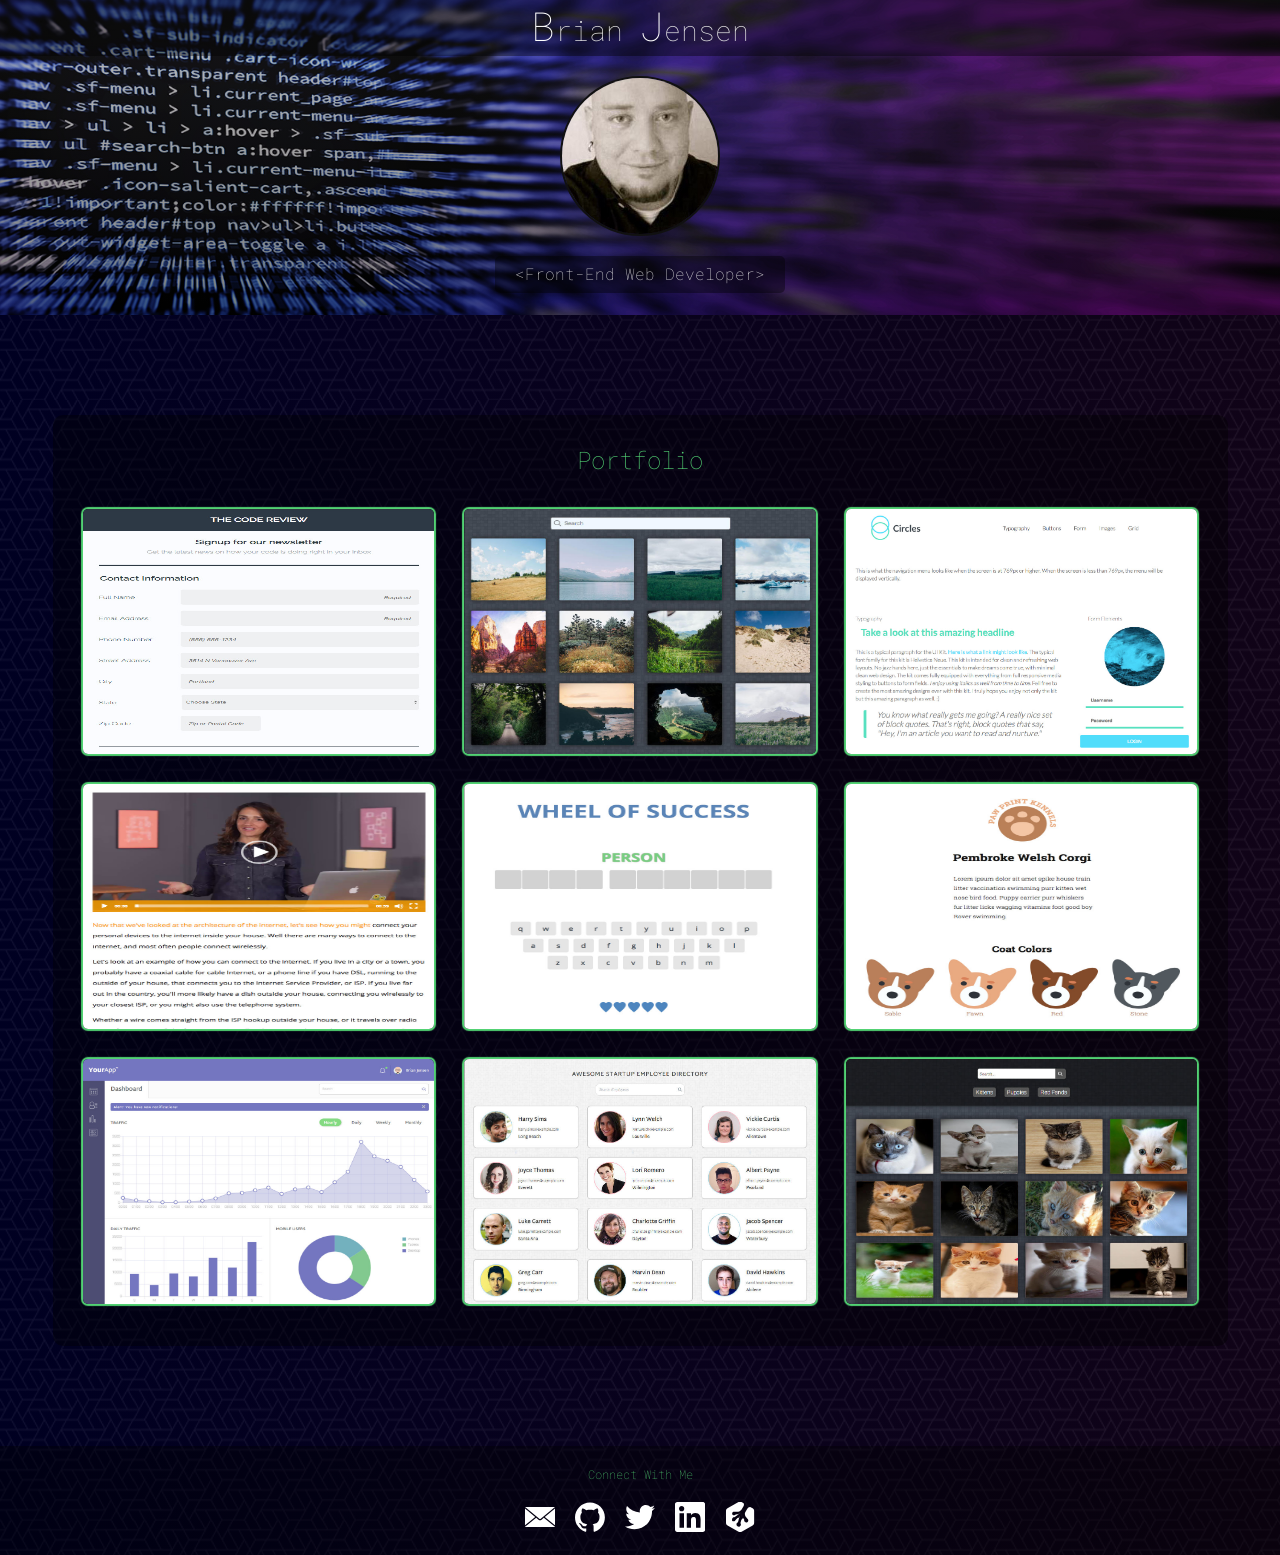
<file: index.html>
<!DOCTYPE html>
<html lang="en">

<head>
  <meta charset="UTF-8">
  <meta name="viewport" content="width=device-width, initial-scale=1.0">
  <meta http-equiv="X-UA-Compatible" content="ie=edge">
  <link rel="stylesheet" href="css/styles.css">
  <title>Brian Jensen's Portfolio</title>
</head>

<body onclick="void(0)">
  <header>
    <div class="main-heading">
      <h1><span>B</span>rian <span>J</span>ensen</h1>
    </div>
    <img src="images/brian.jpg" alt="Picture of Brian">
    <h3>&lt;Front-End Web Developer&gt;</h3>
  </header>
  <main>
    <div class="container">
      <h1>Portfolio</h1>
      <div id="portfolio-grid"></div>
    </div>
  </main>
  <aside class="modal-container"></aside>
  <footer>
    <h3>Connect With Me</h3>
    <ul>
      <li>
        <a href="mailto:jensenbrian@gmail.com">
          <svg class="social-icon" viewBox="0 0 612 409.3">
            <path d="M306.8,245.5h0.1c4.6,0,9.2-1.3,12.9-3.8l1-0.6c0.2-0.1,0.4-0.3,0.7-0.4l11.7-9.6L611.4,1.3
            c-0.6-0.8-1.6-1.3-2.6-1.3H3.2c-0.8,0-1.4,0.3-2,0.7l291.1,240C296,243.7,301.3,245.5,306.8,245.5z M0,32.5v340.4l208.6-168.5
            L0,32.5z M403.7,205.6L612,373V33.7L403.7,205.6z M337.4,260.2c-8.3,6.8-19.2,10.6-30.6,10.6c-11.5,0-22.3-3.7-30.6-10.5l-47.8-39.4
            L0,405.4v0.6c0,1.8,1.5,3.2,3.3,3.2h605.5c1.7,0,3.2-1.5,3.2-3.3v-0.5L383.7,222L337.4,260.2z"/>
          </svg>
        </a>
      </li>
      <li>
        <a href="https://github.com/brian-jensen" target="_blank">
          <svg class="social-icon" viewBox="0 0 24 24">
            <path d="M12,0.3c-6.6,0-12,5.4-12,12c0,5.3,3.4,9.8,8.2,11.4C8.8,23.8,9,23.4,9,23.1c0-0.3,0-1,0-2c-3.3,0.7-4-1.6-4-1.6
            c-0.5-1.4-1.3-1.8-1.3-1.8C2.5,17,3.7,17,3.7,17c1.2,0.1,1.8,1.2,1.8,1.2c1.1,1.8,2.8,1.3,3.5,1c0.1-0.8,0.4-1.3,0.8-1.6
            c-2.7-0.3-5.5-1.3-5.5-5.9c0-1.3,0.5-2.4,1.2-3.2C5.4,8.1,5,6.9,5.7,5.3c0,0,1-0.3,3.3,1.2c1-0.3,2-0.4,3-0.4c1,0,2,0.1,3,0.4
            c2.3-1.6,3.3-1.2,3.3-1.2c0.6,1.7,0.2,2.9,0.1,3.2c0.8,0.8,1.2,1.9,1.2,3.2c0,4.6-2.8,5.6-5.5,5.9c0.4,0.4,0.8,1.1,0.8,2.2
            c0,1.6,0,2.9,0,3.3c0,0.3,0.2,0.7,0.8,0.6c4.8-1.6,8.2-6.1,8.2-11.4C24,5.7,18.6,0.3,12,0.3"/>
          </svg>
        </a>
      </li>
      <li>
        <a href="https://twitter.com/Brian_Jensen_AZ" target="_blank">
          <svg class="social-icon" viewBox="0 0 24 24">
            <path d="M24,4.6c-0.9,0.4-1.8,0.7-2.8,0.8c1-0.6,1.8-1.6,2.2-2.7c-1,0.6-2,1-3.1,1.2c-0.9-1-2.2-1.6-3.6-1.6c-2.7,0-4.9,2.2-4.9,4.9
            c0,0.4,0,0.8,0.1,1.1C7.7,8.1,4.1,6.1,1.6,3.2C1.2,3.9,1,4.7,1,5.6c0,1.7,0.9,3.2,2.2,4.1c-0.8,0-1.6-0.2-2.2-0.6v0.1
            c0,2.4,1.7,4.4,3.9,4.8c-0.4,0.1-0.8,0.2-1.3,0.2c-0.3,0-0.6,0-0.9-0.1c0.6,2,2.4,3.4,4.6,3.4c-1.7,1.3-3.8,2.1-6.1,2.1
            c-0.4,0-0.8,0-1.2-0.1c2.2,1.4,4.8,2.2,7.6,2.2c9.1,0,14-7.5,14-14c0-0.2,0-0.4,0-0.6C22.5,6.4,23.3,5.6,24,4.6
            C24,4.6,24,4.6,24,4.6z"/>
          </svg>
        </a>
      </li>
      <li>
        <a href="https://www.linkedin.com/in/brian-jensen-b40a96132/" target="_blank">
          <svg class="social-icon" viewBox="0 0 24 24">
            <path d="M20.4,20.5h-3.6v-5.6c0-1.3,0-3-1.9-3c-1.9,0-2.1,1.4-2.1,2.9v5.7H9.4V9h3.4v1.6h0c0.5-0.9,1.6-1.9,3.4-1.9
            c3.6,0,4.3,2.4,4.3,5.5L20.4,20.5L20.4,20.5z M5.3,7.4c-1.1,0-2.1-0.9-2.1-2.1c0-1.1,0.9-2.1,2.1-2.1c1.1,0,2.1,0.9,2.1,2.1
            C7.4,6.5,6.5,7.4,5.3,7.4z M7.1,20.5H3.6V9h3.6V20.5z M22.2,0H1.8C0.8,0,0,0.8,0,1.7v20.5c0,1,0.8,1.7,1.8,1.7h20.5
            c1,0,1.8-0.8,1.8-1.7V1.7C24,0.8,23.2,0,22.2,0L22.2,0z"/>  
          </svg>
        </a>
      </li>
      <li>
        <a href="https://teamtreehouse.com/brianjensen" target="_blank">
          <svg class="social-icon" viewBox="0 0 24 24">
            <path d="M20.5,4.1c-0.8-0.5-2.1,0.3-2.9,1.6l-1.4,2.5c-0.5,1-0.4,2.2,0.2,3.2l0,0.1c0.7,0.9,1.5,1.8,1.8,2.1
            c0.6,0.7,0.6,1.7-0.1,2.3c-0.2,0.2-0.4,0.3-0.7,0.4c-0.9,0.2-1.7-0.3-2-1.1c-0.1-0.2-0.1-0.4,0-0.6c0-0.4-0.1-0.9-0.6-1.5
            c-0.5-0.6-1.5,0.5-1.9,1.6l0,0.1c-0.3,1.1-0.5,2-0.5,2.1c0,0.1,0.1,0.1,0.1,0.2c0.5,0.9,0.1,2-0.7,2.4c-0.9,0.5-2,0.1-2.4-0.7
            c-0.5-0.9-0.1-2,0.7-2.4c0,0,0,0,0,0l0.1-0.1c0.1,0,0.3-0.5,0.4-1l0.3-1c0,0,0-0.1,0-0.2l0.9-3.2l-1,2c-0.1-0.4-0.3-0.4-0.7-0.1
            c-0.2,0.2-0.7,0.5-0.9,0.7c-0.4,0.3-0.7,0.8-0.9,1.1c-0.1,0.2-0.2,0.4-0.4,0.5c-0.7,0.6-1.7,0.5-2.2-0.2C5.5,14,5.6,13,6.3,12.5
            c0.2-0.2,0.4-0.3,0.7-0.3c0.4-0.1,1.8-0.9,2.6-1.5c0.2-0.1,0.3-0.2,0.4-0.3l2.2-1.7l-1.9,1c0,0-0.2,0-0.4,0
            c-0.7,0.1-1.4,0.2-1.6,0.4c-0.1,0.1-0.2,0.2-0.3,0.3c-0.6,0.5-1.5,0.3-2-0.3C5.5,9.4,5.7,8.5,6.3,8c0.3-0.2,0.6-0.3,0.9-0.3
            c0.5,0,1.9,0.3,3,0.1l0.3,0c1.1-0.2,2.5-1.2,3-2.2l1.2-2.1c0.7-1.1,0.6-2.4-0.1-2.8L13.2,0c-0.7-0.4-1.7-0.4-2.4,0L2,5
            C1.3,5.3,0.8,6.2,0.8,7v9.7c0,0.7,0.5,1.7,1.2,2l8.9,5c0.7,0.4,1.7,0.4,2.4,0l8.8-5c0.7-0.4,1.2-1.3,1.2-2V7c0-0.7-0.5-1.7-1.2-2
            L20.5,4.1"/>
          </svg>
        </a>
      </li>
    </ul>

  </footer>
  <script src="js/app.js"></script>
</body>

</html>
</file>
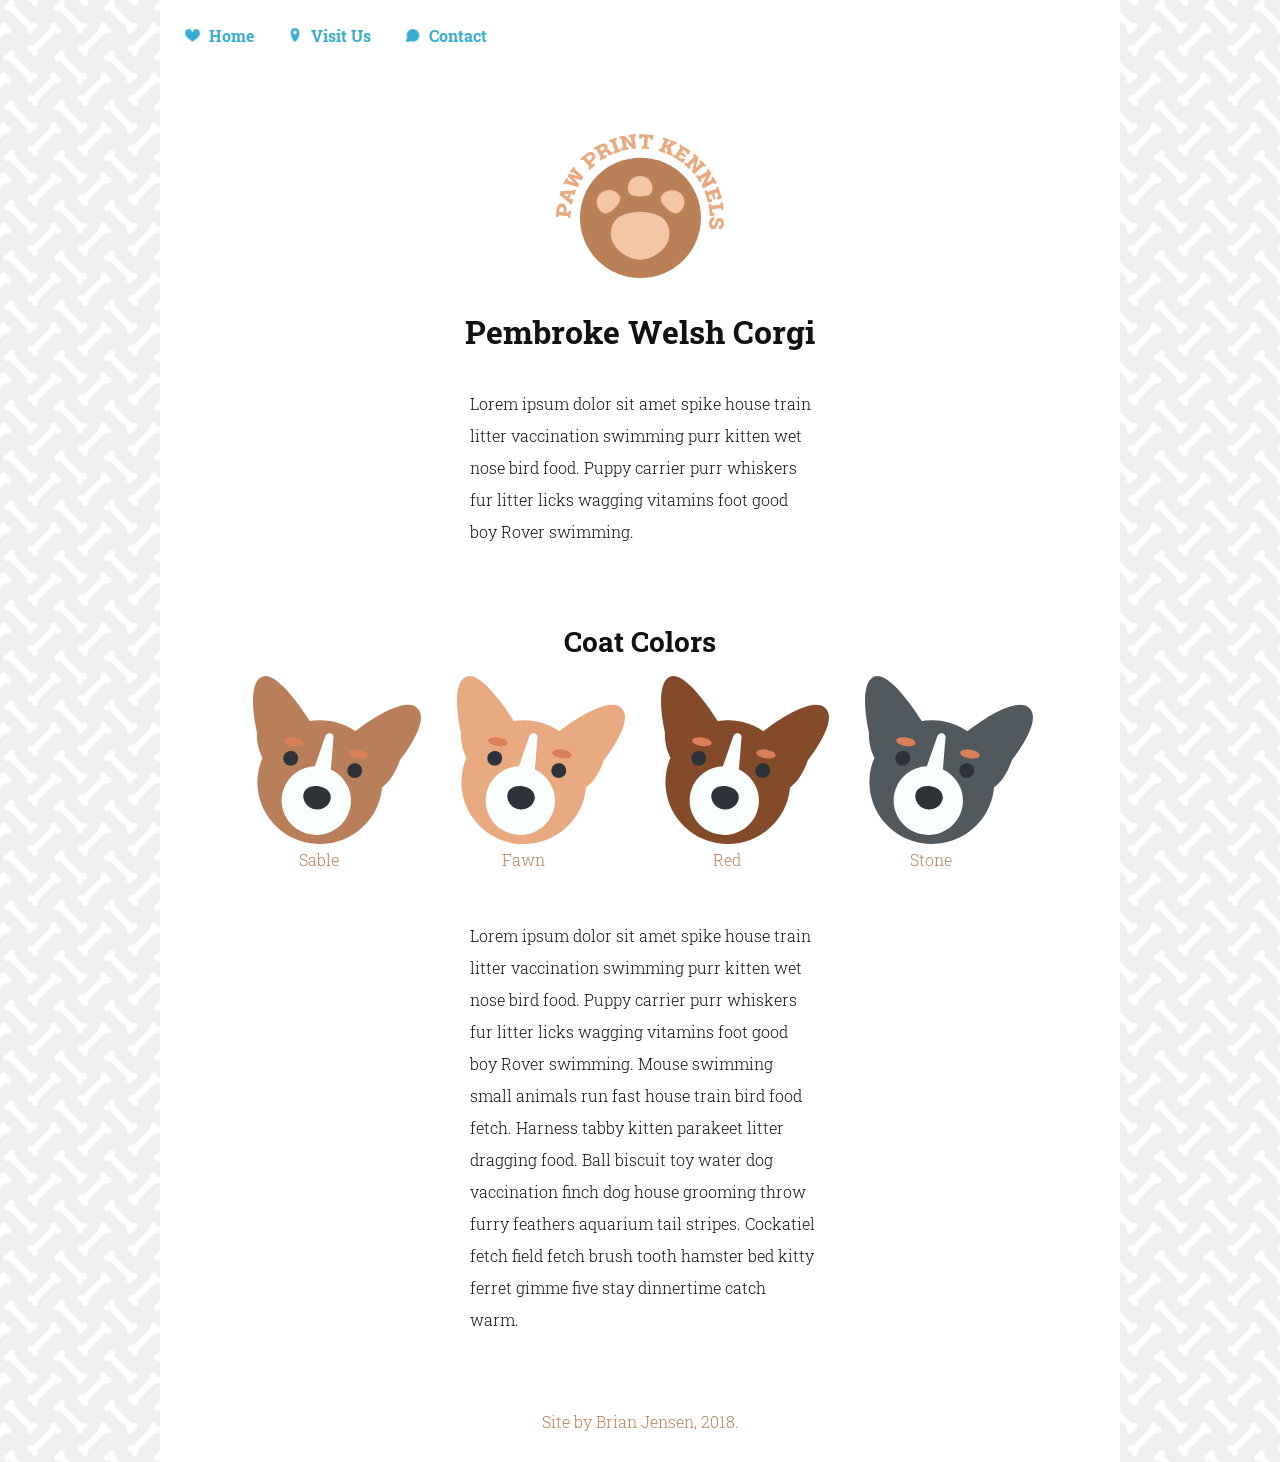
<file: projects/animations/index.html>
<!doctype html>
<html lang="en">

<head>
  <meta charset="utf-8">
  <title>Pembroke Welsh Corgis</title>
  <meta name="viewport" content="width=device-width, initial-scale=1.0">
  <link rel="stylesheet" href="styles.css">
  <link href='https://fonts.googleapis.com/css?family=Roboto+Slab:700,300' rel='stylesheet' type='text/css'>
</head>

<body>
<div id="container" class="clearfix">
  <nav>
    <ul class="nav">
      <li class="home">
        <svg version="1.1" xmlns="http://www.w3.org/2000/svg" xmlns:xlink="http://www.w3.org/1999/xlink" x="0px" y="0px" 
          width="14px" height="12px" viewBox="0 0 28 24" style="enable-background:new 0 0 28 24;" xml:space="preserve">
          <path class="nav-heart" fill="inherit" d="M28,7.1C28,4.2,25.5,0,20.7,0C15.8,0,14,6.6,14,6.6S12.2,0,7.3,0C2.5,0,0,4.2,0,7.1c0,2.1-0.6,3.7,4.2,8.7
          C6.3,18,9.7,19.7,14,24c4.3-4.3,7.8-6,9.8-8.1C28.6,10.9,28,9.2,28,7.1z" />
        </svg>
        <a href="index.html">Home</a>
      </li>
      <li class="visit-us">
        <svg version="1.1" xmlns="http://www.w3.org/2000/svg" xmlns:xlink="http://www.w3.org/1999/xlink" x="0px" y="0px"
          width="12px" height="12px" viewBox="0 0 24 24" style="enable-background:new 0 0 28 28;" xml:space="preserve">
          <path class="nav-location" fill="inherit" d="M19.5,7.1C19.3,3.2,16,0,12.1,0c0,0,0,0,0,0c0,0,0,0,0,0c-2,0-3.9,0.8-5.3,2.2c-1.3,1.3-2.1,3-2.3,4.9
          c0,0.1,0,0.9,0,0.9c0.3,9.3,6.2,15,6.9,15.7c0.2,0.2,0.4,0.3,0.7,0.3c0.2,0,0.5-0.1,0.7-0.3c0.7-0.6,6.5-6.4,6.8-15.6
          C19.5,7.9,19.5,7.2,19.5,7.1z M9,7.5c0-1.7,1.3-3,3-3c1.7,0,3,1.3,3,3c0,1.7-1.3,3-3,3C10.3,10.5,9,9.2,9,7.5z" />
        </svg>
        <a href="#">Visit Us</a>
      </li>
      <li class="contact-us">
        <svg version="1.1" xmlns="http://www.w3.org/2000/svg" xmlns:xlink="http://www.w3.org/1999/xlink" x="0px" y="0px"
          width="14px" height="12px" viewBox="0 0 28 24" style="enable-background:new 0 0 28 24;" xml:space="preserve">
          <path class="nav-contact" fill="inherit" d="M10.1,22.5c1.5,0.7,3.1,1,4.8,1c6.5,0,11.8-5.3,11.8-11.8C26.6,5.3,21.3,0,14.8,0C8.3,0,3.1,5.3,3.1,11.8
          c0,1.8,0.4,3.5,1.1,5c-0.1,0.1-3.9,4.8-2.5,6.2l0.5,0.5C3.7,25,9.9,22.7,10.1,22.5z" />
        </svg>
        <a href="#">Contact</a>
      </li>
    </ul>
  </nav>
<header>
  <svg version="1.1" class="logo" xmlns="http://www.w3.org/2000/svg" xmlns:xlink="http://www.w3.org/1999/xlink" x="0px" y="0px"
    width="140px" height="120px" viewBox="0 0 140 120" style="enable-background:new 0 0 140 120;" xml:space="preserve">
    <g>
      <ellipse class="logo-background" cx="70.4" cy="69.9" rx="50.4" ry="50.1" />
    </g>
    <g>
      <path class="logo-text" d="M0.6,62.5C0.8,61,1.3,59.8,2.1,59s1.9-1.2,3.1-1.1C6.4,58,7.3,58.5,8,59.5c0.7,1,0.9,2.2,0.8,3.7l-0.2,2.2
      l1.6,0.2l0.5-1.6l1.8,0.2l-0.6,6.1l-1.8-0.2L10,68.5l-7.7-0.7l-0.5,1.6L0,69.2l0.1-1.6L0.6,62.5z M6.3,65.2l0.2-2.2
      c0.1-0.6-0.1-1.1-0.4-1.5c-0.3-0.4-0.7-0.6-1.2-0.7c-0.5,0-0.9,0.1-1.3,0.4c-0.4,0.3-0.6,0.8-0.7,1.4l-0.2,2.2L6.3,65.2z" />
      <path class="logo-text" d="M11.2,58.3l0.1-0.8l-8.4-6.7l1-3.1L14.6,47l0.4-0.8l1.7,0.5l-1.4,4.4l-1.6-0.5l0.1-0.7l-1.3,0l-1.2,3.8
      l1.1,0.8l0.4-0.6l1.6,0.5l-1.4,4.4L11.2,58.3z M9.6,52.5l0.8-2.5l-3.8,0.2l0,0.1L9.6,52.5z" />
      <path class="logo-text" d="M15.9,28.2L15.5,29l7.4,7.1l-1.5,2.5l-7-2l0,0.1l5.1,5.1L18,44.4l-9.8-3.1L7.6,42L6,41l2.7-4.4l1.6,0.9
      l-0.4,1.2l5.1,1.9l0-0.1l-5.4-5.4l1.3-2.1l7.2,2.2l0-0.1L14,31.7l-0.8,0.9l-1.6-0.9l2.7-4.4L15.9,28.2z" />
      <path class="logo-text" d="M25.3,16.4c1.2-1,2.3-1.5,3.5-1.5c1.2,0,2.2,0.4,3,1.3c0.8,0.9,1.1,2,0.9,3.1c-0.2,1.2-0.9,2.3-2,3.2L29,24.1
      l1.1,1.2l1.4-0.8l1.2,1.4l-4.7,4l-1.2-1.4l1-1.3l-5-5.9l-1.4,0.8l-1.2-1.4l1.2-1L25.3,16.4z M27.5,22.3l1.7-1.4
      c0.5-0.4,0.8-0.9,0.8-1.4c0.1-0.5-0.1-0.9-0.4-1.3c-0.3-0.4-0.7-0.6-1.3-0.6c-0.5,0-1,0.2-1.5,0.6l-1.7,1.4L27.5,22.3z" />
      <path class="logo-text" d="M36.8,8.7c1.3-0.7,2.5-1,3.6-0.8c1.1,0.2,1.9,0.7,2.4,1.7c0.3,0.6,0.4,1.2,0.3,1.7c-0.1,0.6-0.4,1.2-0.8,1.8
      c0.7-0.2,1.4-0.1,1.9,0.2c0.5,0.3,0.9,0.7,1.3,1.3l0.3,0.6l0.9-0.3l0.9,1.6L44.7,18c-0.3,0-0.6-0.1-0.8-0.4
      c-0.2-0.3-0.4-0.6-0.6-0.9L42.9,16c-0.3-0.5-0.6-0.8-1-0.9c-0.4-0.1-0.8,0-1.3,0.2L39,16.2l1,1.9l1.5-0.5l0.9,1.6l-5.4,2.9
      l-0.9-1.6l1.2-1l-3.7-6.8l-1.5,0.5l-0.9-1.6l1.3-0.7L36.8,8.7z M37.9,14.2l1.5-0.8c0.5-0.3,0.8-0.6,1-1c0.1-0.4,0.1-0.8-0.1-1.2
      c-0.2-0.4-0.5-0.6-1-0.7c-0.4-0.1-0.9,0-1.4,0.3l-1.5,0.8L37.9,14.2z" />
      <path class="logo-text" d="M44.9,6.8l-0.6-1.7l5.9-2l0.6,1.7l-1.4,0.8l2.6,7.3l1.6-0.2l0.6,1.7l-5.9,2l-0.6-1.7l1.4-0.8l-2.6-7.3
      L44.9,6.8z" />
      <path class="logo-text" d="M66.5,0l0.3,1.8l-1.5,0.5l1.5,9.7l-3,0.5l-5.7-6.6l-0.1,0l0.8,5.2l1.6,0.1l0.3,1.8l-6.1,0.9l-0.3-1.8l1.5-0.5
      l-1.2-7.6L53,3.9l-0.3-1.8l1.6-0.2l3-0.5L63,7.9l0.1,0l-0.8-5.1l-1.6-0.1l-0.3-1.8l4.5-0.7L66.5,0z" />
      <path class="logo-text" d="M81.1,0.9l-0.3,3.8l-2.3-0.2l0-1.5l-1.9-0.1L76,10.4l1.6,0.4l-0.1,1.8l-6.2-0.5l0.1-1.8l1.6-0.2l0.6-7.5
      l-1.9-0.1L71.4,4l-2.3-0.2L69.4,0L81.1,0.9z" />
      <path class="logo-text" d="M89,4.5l0.7-1.7L95,4.9l-0.7,1.7l-1.2-0.1l-1,2.5L93,9.2l2.7-2.1l-0.6-0.4l0.7-1.7l5.1,2l-0.7,1.7L99,8.6
      l-3.6,2.3l1.1,5.1l0.9,0.6l-0.6,1.7l-5.1-2l0.6-1.7l0.6,0.1l-0.6-3.2l-1-0.4l-0.9,2.4l1,0.7L90.7,16l-5.4-2.1l0.6-1.7l1.6,0.3
      l2.8-7.2L89,4.5z" />
      <path class="logo-text" d="M97.1,18.6l1-1.5l1.5,0.6l4.2-6.5l-1.2-1.1l1-1.5l1.3,0.9l7.3,4.7l-2,3.1l-1.9-1.2l0.6-1.2l-2.8-1.8l-1.4,2.2
      l4,2.6l-1,1.6l-4-2.6l-1.6,2.4L105,21l0.8-1.1l1.9,1.2l-2,3L97.1,18.6z" />
      <path class="logo-text" d="M125.1,26.3l-1.3,1.3l-1.3-0.9l-7.1,6.9l-2.1-2.1l2-8.5l-0.1,0l-3.8,3.7l0.9,1.4l-1.3,1.3l-4.3-4.4l1.3-1.3
      l1.3,0.9L115,19l-0.9-1.4l1.3-1.3l1.1,1.1l2.1,2.1l-2,8.4l0.1,0l3.7-3.6l-0.9-1.4l1.3-1.3l3.2,3.3L125.1,26.3z" />
      <path class="logo-text" d="M134,40.9l-1.6,0.9l-1.1-1.2l-8.5,4.9l-1.5-2.6l4-7.7l0,0l-4.5,2.6l0.5,1.5l-1.6,0.9l-3.1-5.3l1.6-0.9l1.1,1.2
      l6.7-3.9l-0.5-1.5l1.6-0.9l0.8,1.4l1.5,2.6l-4,7.7l0,0l4.5-2.6l-0.5-1.5l1.6-0.9l2.3,4L134,40.9z" />
      <path class="logo-text" d="M123.7,47.3l1.7-0.5l0.8,1.4l7.4-2.3l-0.2-1.6l1.7-0.5l0.5,1.5l2.6,8.3l-3.5,1.1l-0.7-2.2l1.3-0.5l-1-3.2
      l-2.5,0.8l1.4,4.5l-1.8,0.6l-1.4-4.5l-2.7,0.9l1,3.2l1.3-0.3l0.7,2.2l-3.5,1.1L123.7,47.3z" />
      <path class="logo-text" d="M127.1,58.3l1.8-0.2l0.5,1.6l7.7-0.9l0.1-1.6L139,57l0.2,1.6l0.3,3l0.2,1.6l-1.8,0.2l-0.5-1.6l-7.5,0.9l0.4,3
      l1.5,0l0.3,2.3l-3.8,0.4L127.1,58.3z" />
      <path class="logo-text" d="M131,76.3c0.4,0,0.7-0.1,1-0.4c0.3-0.3,0.5-0.9,0.8-1.7c0.4-1.5,0.9-2.6,1.5-3.3c0.6-0.7,1.4-1,2.5-0.9
      c1,0.1,1.8,0.6,2.4,1.5c0.6,0.9,0.8,2.1,0.7,3.5c-0.1,1.5-0.5,2.6-1.3,3.4c-0.7,0.8-1.7,1.1-2.8,1l-0.1,0l0.2-2.9
      c0.5,0,0.9-0.1,1.2-0.3c0.3-0.3,0.5-0.7,0.5-1.4c0-0.6,0-1.1-0.2-1.3c-0.2-0.3-0.5-0.5-0.8-0.5c-0.4,0-0.7,0.1-1,0.4
      c-0.3,0.3-0.5,0.9-0.8,1.9c-0.4,1.4-0.9,2.5-1.5,3.2c-0.6,0.7-1.4,1-2.5,0.9c-1.1-0.1-1.9-0.6-2.5-1.5c-0.6-1-0.8-2.2-0.7-3.7
      c0.1-1.6,0.5-2.8,1.3-3.7c0.7-0.9,1.7-1.2,2.9-1.1l0.1,0l-0.2,2.9c-0.6,0-1,0.1-1.3,0.5c-0.3,0.4-0.4,0.9-0.5,1.6
      c0,0.7,0,1.2,0.2,1.5C130.4,76,130.7,76.2,131,76.3z" />
    </g>
    <g class="pad-group">
      <path class="logo-center-pad" d="M80.4,45.2c0,5.7-4.6,6.8-10.3,6.8c-5.7,0-10.3-1.1-10.3-6.8S64.4,35,70.1,35C75.8,35,80.4,39.6,80.4,45.2z" />
      <path class="logo-bottom-pad" d="M45.7,83.1C45.7,69.7,56.7,65,70.1,65s24.4,4.7,24.4,18.1s-15.1,21.6-24.4,21.6C61.2,104.7,45.7,96.5,45.7,83.1z" />
      <path class="logo-right-pad" d="M104,64.1c-4,4-8.1,1.5-12.1-2.5s-6.5-8-2.5-12c4-4,10.5-4,14.6,0C108,53.6,108,60.1,104,64.1z" />
      <path class="logo-left-pad" d="M51.5,49.6c4,4,1.5,8-2.5,12c-4,4-8.1,6.5-12.1,2.5c-4-4-4-10.5,0-14.5S47.4,45.6,51.5,49.6z" />
    </g>
  </svg>
  <h1 class="logo-heading">
    paw print kennels
  </h1>
</header>
<section>
  <h1>
    Pembroke Welsh Corgi
  </h1>
  <p>
    Lorem ipsum dolor sit amet spike house train litter vaccination swimming purr kitten wet nose bird food. Puppy carrier purr
    whiskers fur litter licks wagging vitamins foot good boy Rover swimming.
  </p>
</section> 
<main>
  <h2>
    Coat Colors
  </h2>
  <div class="corgi-template">
    <svg version="1.1"  xmlns="http://www.w3.org/2000/svg" xmlns:xlink="http://www.w3.org/1999/xlink" x="0" y="0px"
      width="170px" height="170px" style="enable-background:new 0 0 170 170;" xml:space="preserve">
        <symbol id="corgi" viewBox="0 0 170 170">
        <g>
          <path class="body" fill="currentColor" d="M10.5,84.2c8.2-19.5,26.1-33.9,47.6-37.6C54.2,40.3,24.5-6.8,8.9,0.8C-7.7,9,4,56.9,4,56.9S2.8,71.5,10.5,84.2z" />
          <path class="body" fill="currentColor" d="M165.3,31.5c-15.4-11.2-56.4,20.2-62.8,25.2c17,11.6,28,31.3,27.3,53.3c0,1.1-0.1,2.2-0.2,3.3c12.8-8.1,18.9-27.9,18.9-27.9S182,43.6,165.3,31.5z" />
          <path class="body" fill="currentColor" d="M130.8,109.1c-1,34.6-30,61.8-64.9,60.9S3.5,140.2,4.5,105.7s30-61.8,64.9-60.9S131.8,74.5,130.8,109.1z" />
          <path class="white" fill="#fbfeff" d="M78.8,94.5l2.6-31.4c0.6-2.3-0.8-4.6-3.1-5.1c-2.3-0.6-4.6,0.8-5.2,3.1L62.6,91.4C44,92.1,29,107.3,29,125.9
          c-0.1,19.2,15.6,34.8,34.9,34.9s35.2-15.4,35.2-34.6C99.2,112.2,90.8,100.1,78.8,94.5z" />
          <g>
            <path class="nose_and_eyes" fill="#2d3339" d="M66.5,111.6c-7.1-1.1-14.3,1.2-15.5,8.3c-1.1,7,4.6,13.8,11.8,15s14.7-3.5,15.8-10.6
            C79.7,117.3,73.6,112.8,66.5,111.6z" />
            <path class="nose_and_eyes" fill="#2d3339" d="M39.6,76c-4.1-0.8-8,1.9-8.8,5.9c-0.8,4,1.9,7.9,5.9,8.7c4.1,0.8,8-1.9,8.8-5.9C46.4,80.7,43.7,76.8,39.6,76z" />
            <path class="nose_and_eyes" fill="#2d3339" d="M104.4,88.4c-4.1-0.8-8,1.9-8.8,5.9c-0.8,4,1.9,7.9,5.9,8.7c4.1,0.8,8-1.9,8.8-5.9
            C111.2,93,108.5,89.1,104.4,88.4z" />
          </g>
          <g>
            <path class="brows" fill="#da8058" d="M106.9,74.7c-5.4-0.8-10.1,0.4-10.5,2.8c-0.4,2.4,3.7,5,9.1,5.8c5.4,0.8,10.1-0.4,10.5-2.8
            C116.4,78.1,112.3,75.5,106.9,74.7z" />
            <path class="brows" fill="#da8058" d="M42.1,62.3c-5.4-0.8-10.1,0.4-10.5,2.8c-0.4,2.4,3.7,5,9.1,5.8c5.4,0.8,10.1-0.4,10.5-2.8
            C51.6,65.8,47.5,63.2,42.1,62.3z" />
          </g>
        </g>
      </symbol>
    </svg>
  </div>
  <div class="coat-colors">
    <ul class="corgi">
      <li>
        <svg class="corgi-sable" width="170px" height="170px">
          <use xlink:href="#corgi" />
        </svg>
        <span>Sable</span>
      </li>
      <li>
        <svg class="corgi-fawn" width="170px" height="170px">
          <use xlink:href="#corgi" />
        </svg>
        <span>Fawn</span>
      </li>
      <li>
        <svg class="corgi-red" width="170px" height="170px">
          <use xlink:href="#corgi" />
        </svg>
        <span>Red</span>
      </li>
      <li>
        <svg class="corgi-stone" width="170px" height="170px">
          <use xlink:href="#corgi" />
        </svg>
        <span>Stone</span>
      </li>
    </ul>
  </div>
  <p>
    Lorem ipsum dolor sit amet spike house train litter vaccination swimming purr kitten wet nose bird food. Puppy carrier purr
    whiskers fur litter licks wagging vitamins foot good boy Rover swimming. Mouse swimming small animals run fast house
    train bird food fetch. Harness tabby kitten parakeet litter dragging food. Ball biscuit toy water dog vaccination
    finch dog house grooming throw furry feathers aquarium tail stripes. Cockatiel fetch field fetch brush tooth hamster
    bed kitty ferret gimme five stay dinnertime catch warm.
  </p>
</main>

<footer>
  Site by Brian Jensen, 2018.
</footer>

</div>
</body>
</html>
</file>
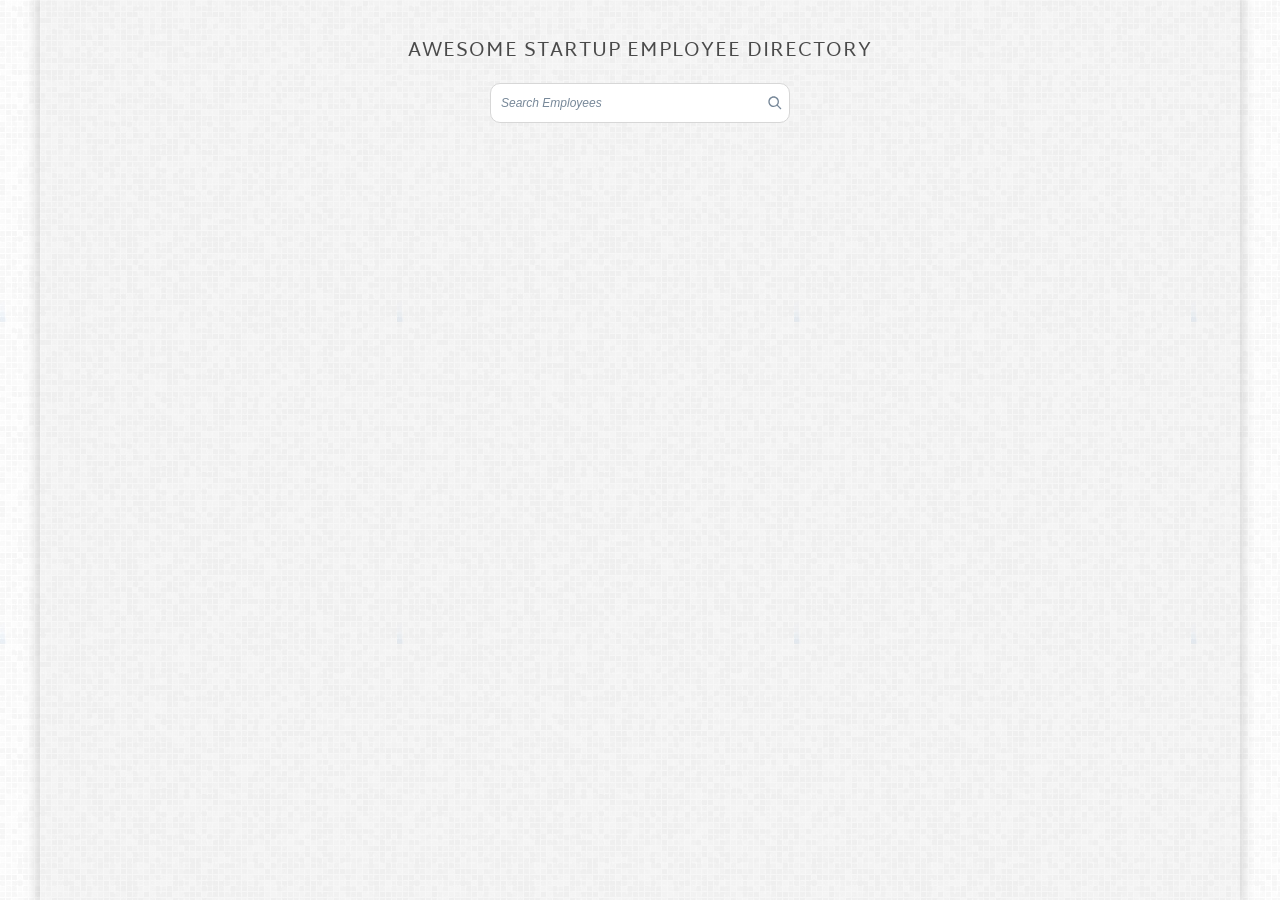
<file: projects/directory/index.html>
<!doctype html>
<html lang="en">

<head>
  <meta charset="utf-8">
  <title>Employee Directory</title>
  <meta name="viewport" content="width=device-width, initial-scale=1">
  <link rel="stylesheet" href="css/styles.css">
</head>

<body class="container">
  <header class="grid__row">
    <h3 class="grid__col--12">Awesome Startup Employee Directory</h3>
    <input type="search" id="search" name="search" placeholder="Search Employees" autocomplete="off">
  </header>

  <main class="grid__row"></main>
  <aside class="modal-container"></aside>

  <script src="https://code.jquery.com/jquery-3.3.1.min.js" integrity="sha256-FgpCb/KJQlLNfOu91ta32o/NMZxltwRo8QtmkMRdAu8=" crossorigin="anonymous"></script>
  <script src="js/app.js"></script>
</body>

</html>
</file>
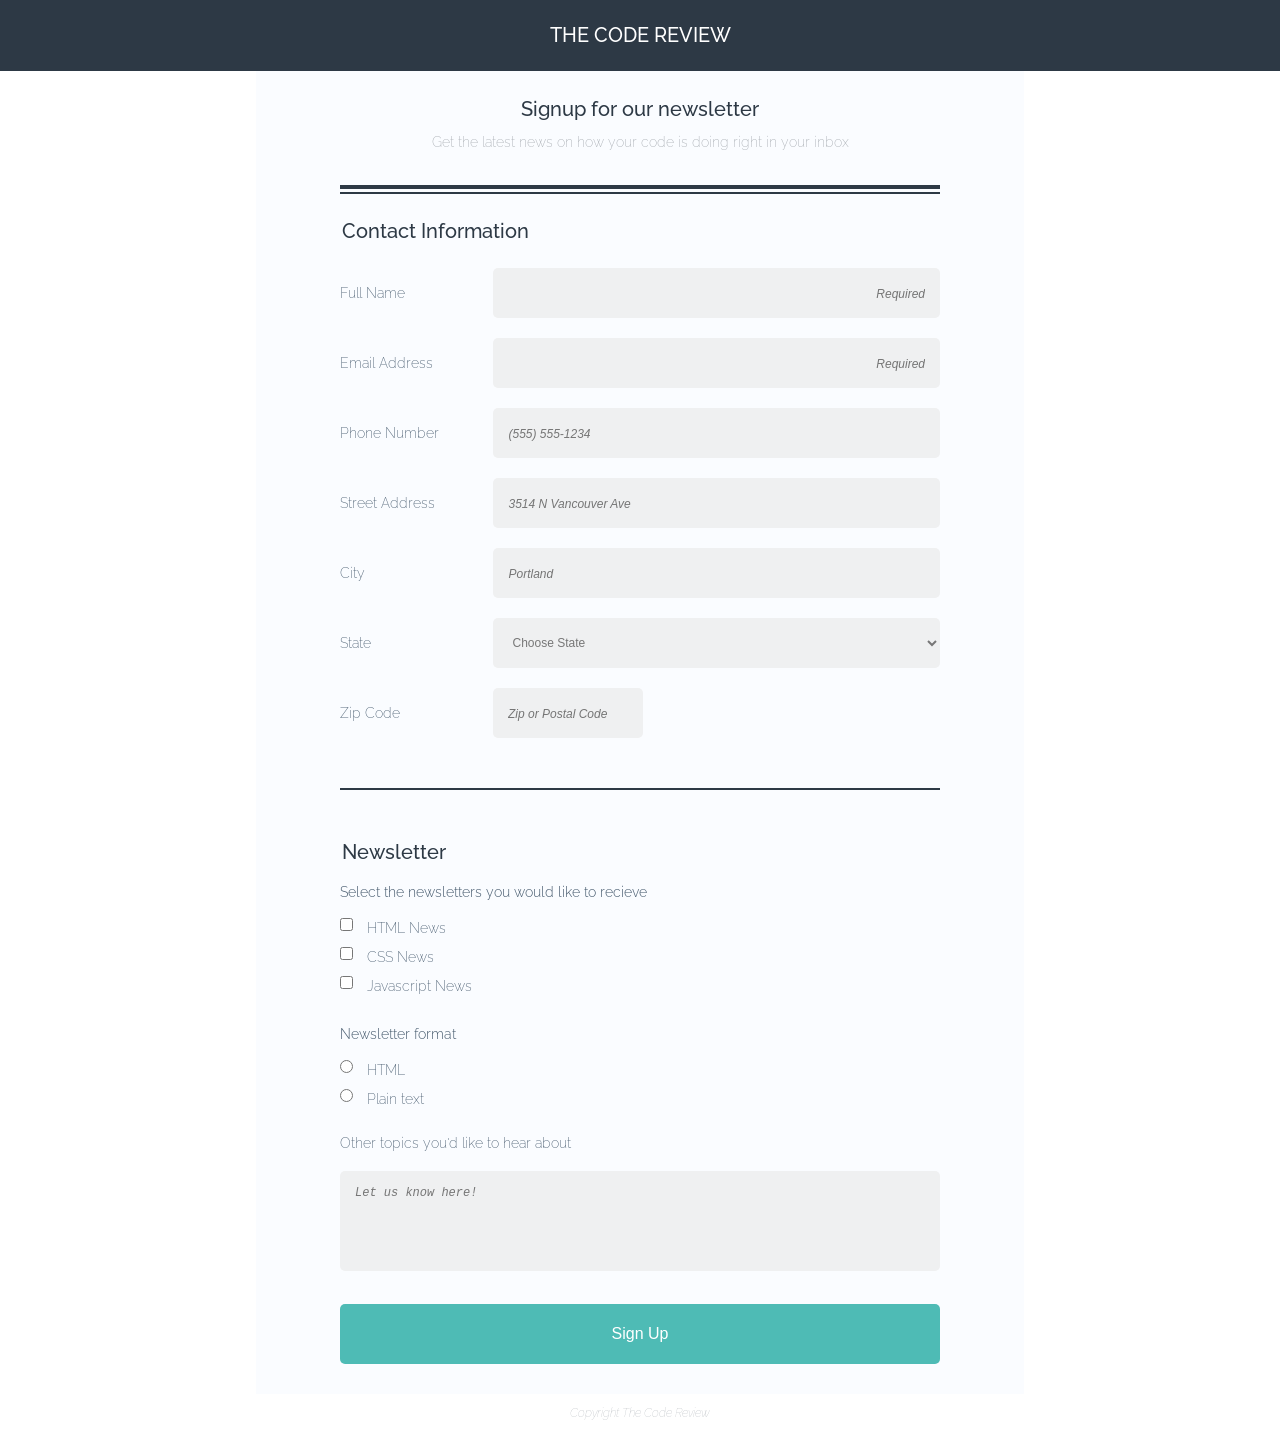
<file: projects/form/index.html>
<!DOCTYPE html>
<html>

<head>
  <meta charset="utf-8">
  <meta name="viewport" content="width=device-width, initial-scale=1.0">
  <title>Online Registration Form</title>
  <link href="https://fonts.googleapis.com/css?family=Raleway:100,100i,200,200i,300,300i,400,400i,500,500i" rel="stylesheet">
  <link href="css/styles.css" rel="stylesheet">
</head>

<body>

  <header>
    <h1>the code review</h1>
  </header>
  <div class="wrapper">
    <main>
      <section>
        <h2>Signup for our newsletter</h2>
        <p>Get the latest news on how your code is doing right in your inbox</p>
      </section>
      <form class="online-registration" action="index.html" method="post">
        <fieldset class="contact-info">
          <legend>Contact Information</legend>
          <ul>
            <li>
              <label for="name">Full Name</label>
              <input type="text" id="name" name="name" placeholder="Required" required>
            </li>
            <li>
              <label for="email">Email Address</label>
              <input type="email" id="email" name="email" placeholder="Required" required>
            </li>
            <li>
              <label for="telephone">Phone Number</label>
              <input type="tel" id="telephone" name="telephone" placeholder="(555) 555-1234">
            </li>
            <li>
              <label for="address">Street Address</label>
              <input type="text" id="address" name="address" placeholder="3514 N Vancouver Ave">
            </li>
            <li>
              <label for="city">City</label>
              <input type="text" id="city" name="city" placeholder="Portland">
            </li>
            <li>
              <label for="state">State</label>
              <select id="state" name="state">
                <option selected disabled hidden>Choose State</option>
                <option value="AL">Alabama</option>
         				<option value="AK">Alaska</option>
         				<option value="AZ">Arizona</option>
         				<option value="AR">Arkansas</option>
         				<option value="CA">California</option>
         				<option value="CO">Colorado</option>
         				<option value="CT">Connecticut</option>
         				<option value="DE">Delaware</option>
         				<option value="DC">District Of Columbia</option>
         				<option value="FL">Florida</option>
         				<option value="GA">Georgia</option>
         				<option value="HI">Hawaii</option>
         				<option value="ID">Idaho</option>
         				<option value="IL">Illinois</option>
         				<option value="IN">Indiana</option>
         				<option value="IA">Iowa</option>
         				<option value="KS">Kansas</option>
         				<option value="KY">Kentucky</option>
         				<option value="LA">Louisiana</option>
         				<option value="ME">Maine</option>
         				<option value="MD">Maryland</option>
         				<option value="MA">Massachusetts</option>
         				<option value="MI">Michigan</option>
         				<option value="MN">Minnesota</option>
         				<option value="MS">Mississippi</option>
         				<option value="MO">Missouri</option>
         				<option value="MT">Montana</option>
         				<option value="NE">Nebraska</option>
         				<option value="NV">Nevada</option>
         				<option value="NH">New Hampshire</option>
         				<option value="NJ">New Jersey</option>
         				<option value="NM">New Mexico</option>
         				<option value="NY">New York</option>
         				<option value="NC">North Carolina</option>
         				<option value="ND">North Dakota</option>
         				<option value="OH">Ohio</option>
         				<option value="OK">Oklahoma</option>
         				<option value="OR">Oregon</option>
         				<option value="PA">Pennsylvania</option>
         				<option value="RI">Rhode Island</option>
         				<option value="SC">South Carolina</option>
         				<option value="SD">South Dakota</option>
         				<option value="TN">Tennessee</option>
         				<option value="TX">Texas</option>
         				<option value="UT">Utah</option>
         				<option value="VT">Vermont</option>
         				<option value="VA">Virginia</option>
         				<option value="WA">Washington</option>
         				<option value="WV">West Virginia</option>
         				<option value="WI">Wisconsin</option>
                <option value="WY">Wyoming</option>
              </select>
            </li>
            <li>
              <label for="zip">Zip Code</label>
              <input type="text" id="zip" name="zip" placeholder="Zip or Postal Code">
            </li>
          </ul>
        </fieldset>
        <fieldset class="newsletter">
          <legend>Newsletter</legend>
          <h4>Select the newsletters you would like to recieve</h4>
          <ul>
            <li>
              <input type="checkbox" id="html-news" name="html-news">
              <label for="html-news">HTML News</label>
            </li>
            <li>
              <input type="checkbox" id="css-news" name="css-news">
              <label for="css-news">CSS News</label>
            </li>
            <li>
              <input type="checkbox" id="js-news" name="js-news">
              <label for="js-news">Javascript News</label>
            </li>
          </ul>
          <h4>Newsletter format</h4>
          <ul>
            <li>
              <input type="radio" id="html-format" name="format">
              <label for="html-format">HTML</label>
            </li>
            <li>
              <input type="radio" id="plain-text" name="format">
              <label for="plain-text">Plain text</label>
            </li>
          </ul>
          <label for="other-topics">Other topics you'd like to hear about</label>
          <textarea id="other-topics" name="other-topics" placeholder="Let us know here!"></textarea>
          <button type="submit">Sign Up</button>
        </fieldset>
      </form>
    </main>
    <footer>
      <p>Copyright The Code Review</p>
    </footer>
  </div>
</body>

</html>
</file>
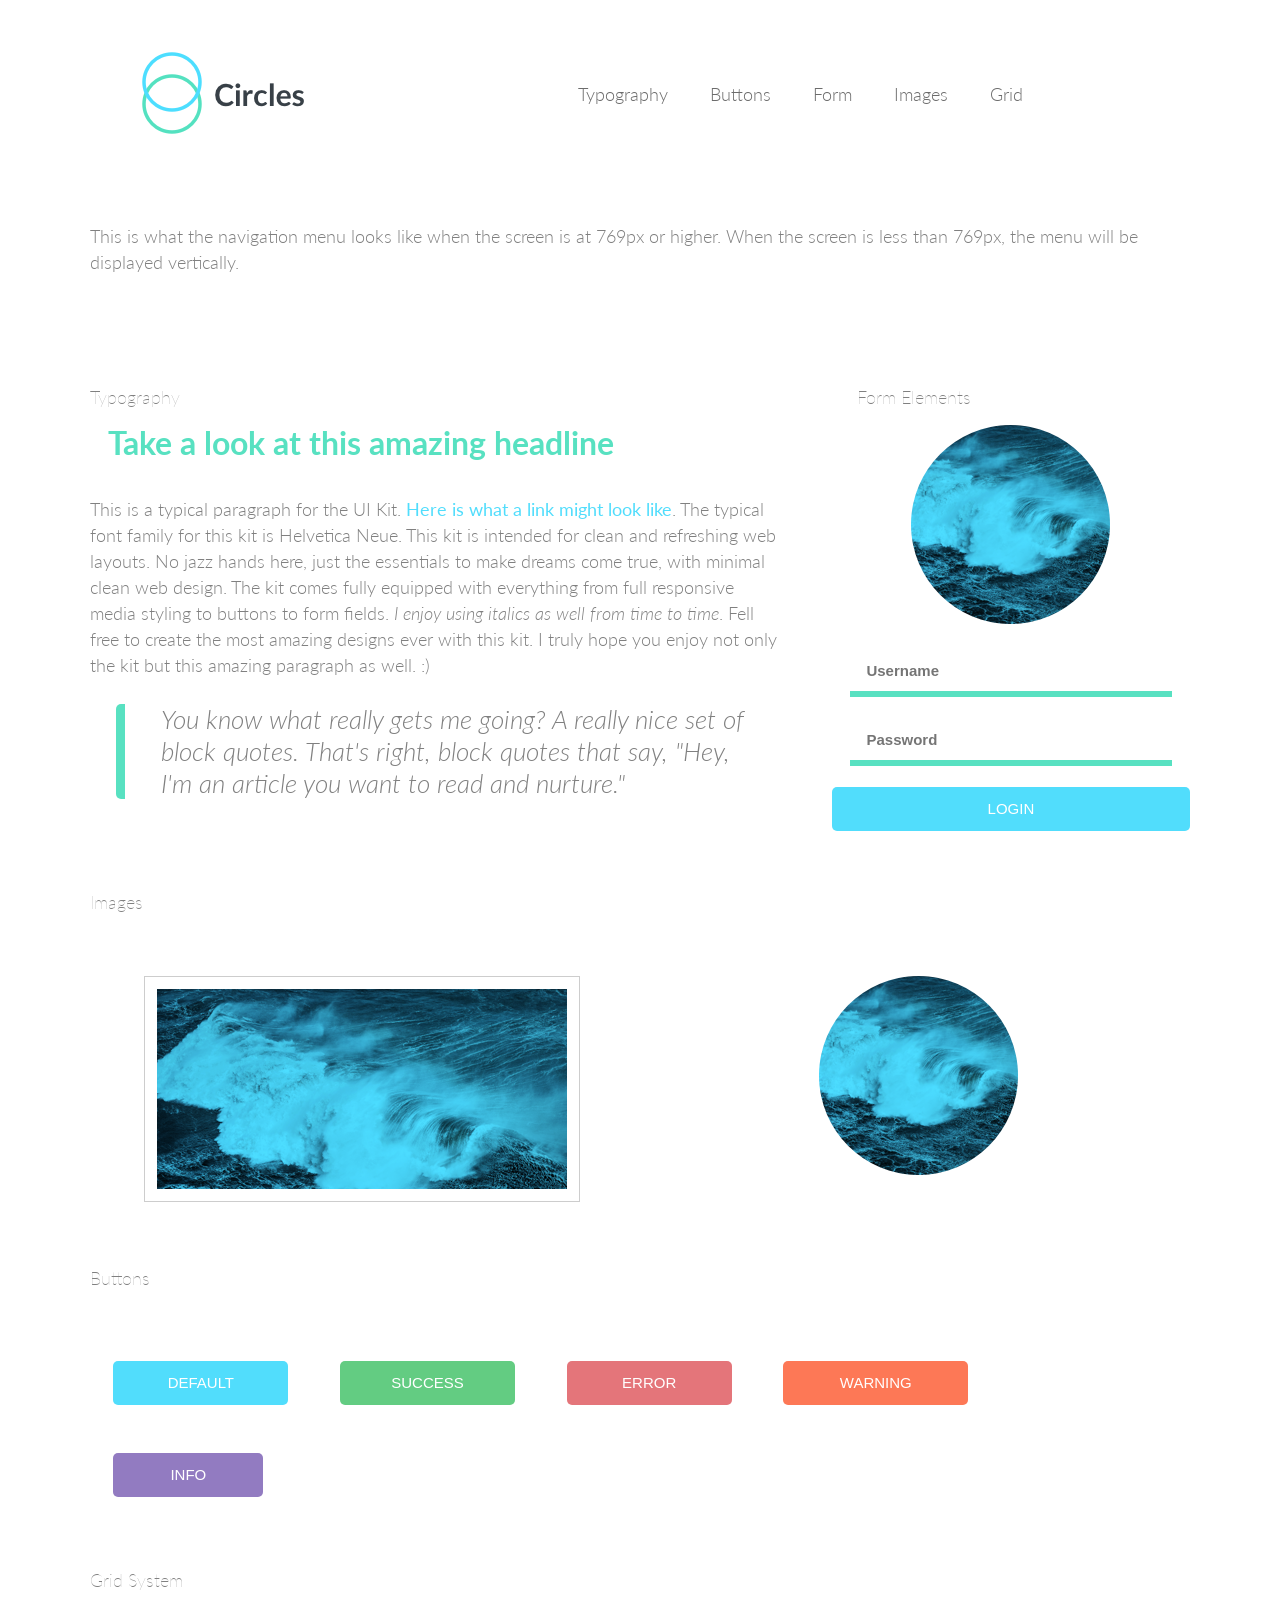
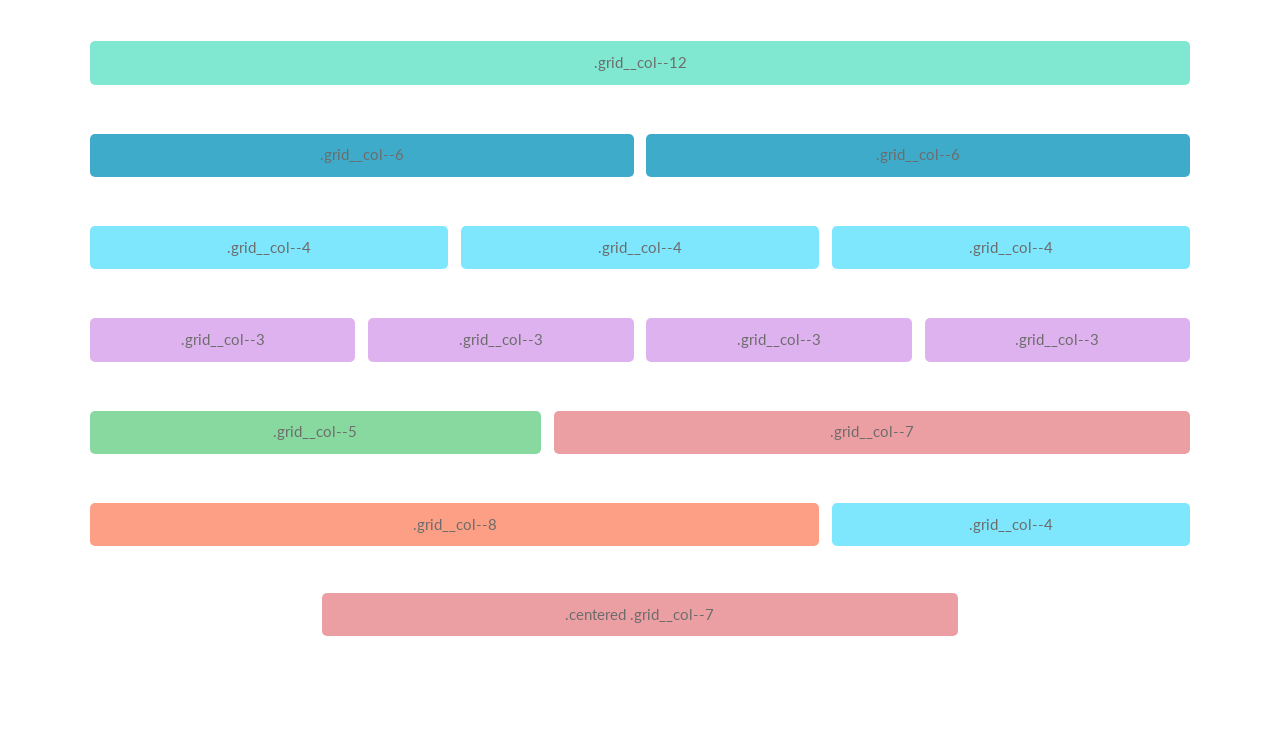
<file: projects/framework/index.html>
<!doctype html>
<html lang="en">

<head>
  <meta charset="utf-8">
  <title>Circles UI Kit</title>
  <meta name="viewport" content="width=device-width, initial-scale=1">
  <link rel="stylesheet" href="css/styles.css">
</head>
<!--
    List of classes used

    Grid:
    .container
    .grid__row
    .grid__col--2
    .grid__col--3
    .grid__col--4
    .grid__col--5
    .grid__col--6
    .grid__col--7
    .grid__col--8
    .grid__col--9
    .grid__col--10
    .grid__col--11
    .grid__col--12
    .centered
    .theme__colors

    Typography:
    .container
    .link
    .blockquote
    .headline--primary
    .headline--secondary

    Image:
    .img--logo
    .img--frame
    .img--avatar

    Navigation:
    .nav__item

    Buttons:
    .btn--default
    .btn--success
    .btn--error
    .btn--warning
    .btn--info
    .theme__colors

    Forms:
    .form
    .form__label--hidden
    .form__input

  -->

<body class="container">
  <div class="grid__row">
    <div class="grid__col--3">
      <a class="link" href="/">
          <img class="img--logo" alt="circles logo" src="images/logo.png">
        </a>
    </div>
    <div class="grid__col--9">
      <nav role="navigation">
        <ul class="nav">
          <li class="nav__item"><a href="#type">Typography</a></li>
          <li class="nav__item"><a href="#buttons">Buttons</a></li>
          <li class="nav__item"><a href="#forms">Form</a></li>
          <li class="nav__item"><a href="#images">Images</a></li>
          <li class="nav__item"><a href="#grid">Grid</a></li>
        </ul>
      </nav>
    </div>
  </div>

  <div class="grid__row">
    <div class="grid__col--12">
      <div class="card">
        <p>This is what the navigation menu looks like when the screen is at 769px or higher. When the screen is less than 769px,
          the menu will be displayed vertically.</p>
      </div>
    </div>
  </div>

  <div class="grid__row">
    <div class="grid__col--8">
      <div class="card">
        <h4 id="type" class="headline--secondary">Typography</h4>
        <h1 class="headline--primary">Take a look at this amazing headline</h1>
        <p>This is a typical paragraph for the UI Kit. <a href="#" class="link">Here is what a link might look like</a>. The
          typical font family for this kit is Helvetica Neue. This kit is intended for clean and refreshing web layouts.
          No jazz hands here, just the essentials to make dreams come true, with minimal clean web design. The kit comes
          fully equipped with everything from full responsive media styling to buttons to form fields. <em>I enjoy using italics as well from time to time</em>.
          Fell free to create the most amazing designs ever with this kit. I truly hope you enjoy not only the kit but this
          amazing paragraph as well. :)</p>
        <blockquote class="blockquote">You know what really gets me going? A really nice set of block quotes. That's right, block quotes that say, "Hey,
          I'm an article you want to read and nurture."</blockquote>
      </div>
    </div>
    <div class="grid__col--4">
      <form class="form">
        <legend id="forms" class="headline--secondary">Form Elements</legend>
        <img class="img--avatar" src="images/avatar.png" alt="Avatar">
        <label class="form__label--hidden" for="username">Username:</label>
        <input class="form__input" type="text" id="username" placeholder="Username">
        <label class="form__label--hidden" for="password">Password:</label>
        <input class="form__input" type="password" id="password" placeholder="Password">
        <button class="btn--default theme__colors" type="submit" value="Login">Login</button>
      </form>
    </div>
  </div>

  <h4 id="images" class="headline--secondary">Images</h4>

  <div class="grid__row">
    <div class="grid__col--6">
      <img class="img--frame" src="images/image.png" alt="sample image">
    </div>
    <div class="grid__col--6">
      <img class="img--avatar" src="images/avatar.png" alt="Avatar">
    </div>
  </div>

  <h4 id="buttons" class="headline--secondary">Buttons</h4>

  <div class="grid__row">
    <div class="grid__col--12">
      <button class="btn--default theme__colors">default</button>
      <button class="btn--success theme__colors">success</button>
      <button class="btn--error theme__colors">error</button>
      <button class="btn--warning theme__colors">warning</button>
      <button class="btn--info theme__colors">info</button>
    </div>
  </div>

  <h4 id="grid" class="headline--secondary">Grid System</h4>

  <div class="grid__row">
    <div class="grid__col--12 theme__colors">.grid__col--12</div>
  </div>
  <div class="grid__row">
    <div class="grid__col--6 theme__colors">.grid__col--6</div>
    <div class="grid__col--6 theme__colors">.grid__col--6</div>
  </div>
  <div class="grid__row">
    <div class="grid__col--4 theme__colors">.grid__col--4</div>
    <div class="grid__col--4 theme__colors">.grid__col--4</div>
    <div class="grid__col--4 theme__colors">.grid__col--4</div>
  </div>
  <div class="grid__row">
    <div class="grid__col--3 theme__colors">.grid__col--3</div>
    <div class="grid__col--3 theme__colors">.grid__col--3</div>
    <div class="grid__col--3 theme__colors">.grid__col--3</div>
    <div class="grid__col--3 theme__colors">.grid__col--3</div>
  </div>
  <div class="grid__row">
    <div class="grid__col--5 theme__colors">.grid__col--5</div>
    <div class="grid__col--7 theme__colors">.grid__col--7</div>
  </div>
  <div class="grid__row">
    <div class="grid__col--8 theme__colors">.grid__col--8</div>
    <div class="grid__col--4 theme__colors">.grid__col--4</div>
  </div>
  <div class="grid__row">
    <div class="grid__col--7 theme__colors centered">.centered .grid__col--7</div>
  </div>

</body>

</html>
</file>
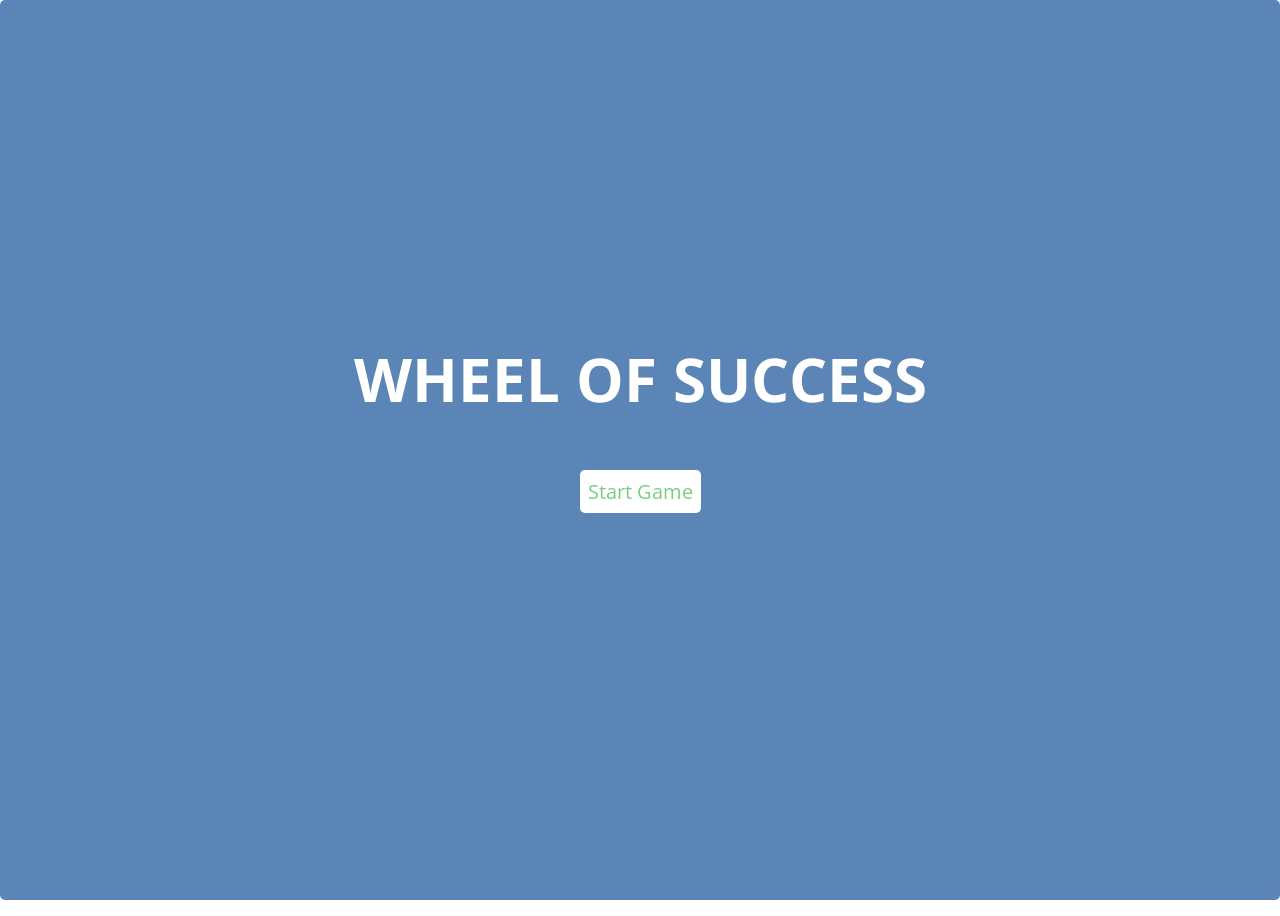
<file: projects/gameshow/index.html>
<!DOCTYPE html>
<html lang="en">
  <head>
    <meta charset="utf-8">
    <title>Wheel of Success!</title>
    <meta name="viewport" content="width=device-width, initial-scale=1.0">
    <link href="css/styles.css" rel="stylesheet">
  </head>
  <body>
    <div class="main-container">
      <div id="overlay" class="start">
        <h2 class="title">Wheel of Success</h2>
        <a class="btn__reset">Start Game</a>
      </div>

      <div id="banner" class="section">
        <h2 class="header">Wheel of Success</h2>
      </div>

      <div id="phrase" class="section">
        <ul></ul>
      </div>
      <div id="qwerty" class="section">
        <div class="keyrow">
          <button>q</button><button>w</button><button>e</button><button>r</button><button>t</button><button>y</button><button>u</button><button>i</button><button>o</button><button>p</button>
        </div>
        <div class="keyrow">
          <button>a</button><button>s</button><button>d</button><button>f</button><button>g</button><button>h</button><button>j</button><button>k</button><button>l</button>
        </div>
        <div class="keyrow">
          <button>z</button><button>x</button><button>c</button><button>v</button><button>b</button><button>n</button><button>m</button>
        </div>
      </div>

      <div id="scoreboard" class="section">
        <ol>
          <li class="tries"><img src="images/liveHeart.png" height="35px" width="30px"></li>
          <li class="tries"><img src="images/liveHeart.png" height="35px" width="30px"></li>
          <li class="tries"><img src="images/liveHeart.png" height="35px" width="30px"></li>
          <li class="tries"><img src="images/liveHeart.png" height="35px" width="30px"></li>
          <li class="tries"><img src="images/liveHeart.png" height="35px" width="30px"></li>
        </ol>
      </div>
    </div>
    <script type="text/javascript" src="app.js"></script>
  </body>
</html>
</file>
<file: css/styles.css>
@import url("https://fonts.googleapis.com/css?family=Roboto+Mono:100,100i,300,400,500");
body {
  font-size: 14px;
  font-family: "Roboto Mono", monospace, Helvetica, Arial, sans-serif;
  font-weight: 300;
}

.svg-left-arrow,
.svg-right-arrow, .svg-close-icon, .modal-container .item-container {
  position: absolute;
}

main .container #portfolio-grid .item, header {
  overflow: hidden;
}

.modal-container .item-container .project-links .live-8, .modal-container .item-container, .modal-container {
  display: none;
}

main .container #portfolio-grid .item .overlay, main .container h1, .modal-container {
  width: 100%;
}

main .container #portfolio-grid .item .overlay, .modal-container {
  height: 100%;
}

.project {
  line-height: 0;
}

main .container #portfolio-grid .item .overlay button, .svg-left-arrow,
.svg-right-arrow, .svg-close-icon {
  cursor: pointer;
}

header img, .svg-left-arrow,
.svg-right-arrow, .svg-close-icon {
  display: block;
}

header h3, .container, .modal-container .item-container .project-links a, .modal-container .item-container, footer ul {
  margin: auto;
}

.modal-container .item-container .project-links, footer ul, footer {
  display: flex;
}

header {
  margin: 0 auto;
}

main .container #portfolio-grid .item .overlay, main .container h1, header h3, header .main-heading h1, .modal-container .item-container, footer {
  text-align: center;
}

main {
  border-radius: 10px;
}

main .container #portfolio-grid .item .overlay button, main .container #portfolio-grid .item, header h3 {
  border-radius: 5px;
}

.modal-container .item-container .description-container .description, .modal-container .item-container h3 {
  letter-spacing: 1px;
}

header img {
  border-radius: 50%;
}

header h3, header .main-heading, footer {
  background-color: rgba(0, 0, 0, 0.4);
}

/*! normalize.css v8.0.0 | MIT License | github.com/necolas/normalize.css */
/* Document
   ========================================================================== */
/**
 * 1. Correct the line height in all browsers.
 * 2. Prevent adjustments of font size after orientation changes in iOS.
 */
html {
  line-height: 1.15;
  /* 1 */
  -webkit-text-size-adjust: 100%;
  /* 2 */
}

/* Sections
   ========================================================================== */
/**
 * Remove the margin in all browsers.
 */
body {
  margin: 0;
}

/**
 * Correct the font size and margin on `h1` elements within `section` and
 * `article` contexts in Chrome, Firefox, and Safari.
 */
h1 {
  font-size: 2em;
  margin: 0.67em 0;
}

/* Grouping content
   ========================================================================== */
/**
 * 1. Add the correct box sizing in Firefox.
 * 2. Show the overflow in Edge and IE.
 */
hr {
  box-sizing: content-box;
  /* 1 */
  height: 0;
  /* 1 */
  overflow: visible;
  /* 2 */
}

/**
 * 1. Correct the inheritance and scaling of font size in all browsers.
 * 2. Correct the odd `em` font sizing in all browsers.
 */
pre {
  font-family: monospace, monospace;
  /* 1 */
  font-size: 1em;
  /* 2 */
}

/* Text-level semantics
   ========================================================================== */
/**
 * Remove the gray background on active links in IE 10.
 */
a {
  background-color: transparent;
}

/**
 * 1. Remove the bottom border in Chrome 57-
 * 2. Add the correct text decoration in Chrome, Edge, IE, Opera, and Safari.
 */
abbr[title] {
  border-bottom: none;
  /* 1 */
  text-decoration: underline;
  /* 2 */
  text-decoration: underline dotted;
  /* 2 */
}

/**
 * Add the correct font weight in Chrome, Edge, and Safari.
 */
b,
strong {
  font-weight: bolder;
}

/**
 * 1. Correct the inheritance and scaling of font size in all browsers.
 * 2. Correct the odd `em` font sizing in all browsers.
 */
code,
kbd,
samp {
  font-family: monospace, monospace;
  /* 1 */
  font-size: 1em;
  /* 2 */
}

/**
 * Add the correct font size in all browsers.
 */
small {
  font-size: 80%;
}

/**
 * Prevent `sub` and `sup` elements from affecting the line height in
 * all browsers.
 */
sub,
sup {
  font-size: 75%;
  line-height: 0;
  position: relative;
  vertical-align: baseline;
}

sub {
  bottom: -0.25em;
}

sup {
  top: -0.5em;
}

/* Embedded content
   ========================================================================== */
/**
 * Remove the border on images inside links in IE 10.
 */
img {
  border-style: none;
}

/* Forms
   ========================================================================== */
/**
 * 1. Change the font styles in all browsers.
 * 2. Remove the margin in Firefox and Safari.
 */
button,
input,
optgroup,
select,
textarea {
  font-family: inherit;
  /* 1 */
  font-size: 100%;
  /* 1 */
  line-height: 1.15;
  /* 1 */
  margin: 0;
  /* 2 */
}

/**
 * Show the overflow in IE.
 * 1. Show the overflow in Edge.
 */
button,
input {
  /* 1 */
  overflow: visible;
}

/**
 * Remove the inheritance of text transform in Edge, Firefox, and IE.
 * 1. Remove the inheritance of text transform in Firefox.
 */
button,
select {
  /* 1 */
  text-transform: none;
}

/**
 * Correct the inability to style clickable types in iOS and Safari.
 */
button,
[type=button],
[type=reset],
[type=submit] {
  -webkit-appearance: button;
}

/**
 * Remove the inner border and padding in Firefox.
 */
button::-moz-focus-inner,
[type=button]::-moz-focus-inner,
[type=reset]::-moz-focus-inner,
[type=submit]::-moz-focus-inner {
  border-style: none;
  padding: 0;
}

/**
 * Restore the focus styles unset by the previous rule.
 */
button:-moz-focusring,
[type=button]:-moz-focusring,
[type=reset]:-moz-focusring,
[type=submit]:-moz-focusring {
  outline: 1px dotted ButtonText;
}

/**
 * Correct the padding in Firefox.
 */
fieldset {
  padding: 0.35em 0.75em 0.625em;
}

/**
 * 1. Correct the text wrapping in Edge and IE.
 * 2. Correct the color inheritance from `fieldset` elements in IE.
 * 3. Remove the padding so developers are not caught out when they zero out
 *    `fieldset` elements in all browsers.
 */
legend {
  box-sizing: border-box;
  /* 1 */
  color: inherit;
  /* 2 */
  display: table;
  /* 1 */
  max-width: 100%;
  /* 1 */
  padding: 0;
  /* 3 */
  white-space: normal;
  /* 1 */
}

/**
 * Add the correct vertical alignment in Chrome, Firefox, and Opera.
 */
progress {
  vertical-align: baseline;
}

/**
 * Remove the default vertical scrollbar in IE 10+.
 */
textarea {
  overflow: auto;
}

/**
 * 1. Add the correct box sizing in IE 10.
 * 2. Remove the padding in IE 10.
 */
[type=checkbox],
[type=radio] {
  box-sizing: border-box;
  /* 1 */
  padding: 0;
  /* 2 */
}

/**
 * Correct the cursor style of increment and decrement buttons in Chrome.
 */
[type=number]::-webkit-inner-spin-button,
[type=number]::-webkit-outer-spin-button {
  height: auto;
}

/**
 * 1. Correct the odd appearance in Chrome and Safari.
 * 2. Correct the outline style in Safari.
 */
[type=search] {
  -webkit-appearance: textfield;
  /* 1 */
  outline-offset: -2px;
  /* 2 */
}

/**
 * Remove the inner padding in Chrome and Safari on macOS.
 */
[type=search]::-webkit-search-decoration {
  -webkit-appearance: none;
}

/**
 * 1. Correct the inability to style clickable types in iOS and Safari.
 * 2. Change font properties to `inherit` in Safari.
 */
::-webkit-file-upload-button {
  -webkit-appearance: button;
  /* 1 */
  font: inherit;
  /* 2 */
}

/* Interactive
   ========================================================================== */
/*
 * Add the correct display in Edge, IE 10+, and Firefox.
 */
details {
  display: block;
}

/*
 * Add the correct display in all browsers.
 */
summary {
  display: list-item;
}

/* Misc
   ========================================================================== */
/**
 * Add the correct display in IE 10+.
 */
template {
  display: none;
}

/**
 * Add the correct display in IE 10.
 */
[hidden] {
  display: none;
}

* {
  box-sizing: border-box;
}

html, body {
  min-height: 100%;
  overflow: auto;
}

html {
  background-color: #000;
}

body {
  background: linear-gradient(to right, rgba(0, 0, 168, 0.2), rgba(82, 16, 116, 0.2)), url(../images/what-the-hex-dark.png);
}

a {
  text-decoration: none;
}

ul {
  list-style: none;
  padding: 0;
  margin: 0;
}

h1, h2, h3, h4, h5, h6 {
  font-weight: 100;
}

footer {
  color: #52d273;
  padding-bottom: 1.25rem;
  min-height: 60px;
  flex-direction: column;
}
footer h3 {
  line-height: 2rem;
  font-size: 12px;
}
footer ul {
  justify-content: center;
}
footer li {
  margin: auto 10px;
}
footer a:hover .social-icon {
  fill: #52d273;
}
footer .social-icon {
  width: 30px;
  height: 30px;
  fill: #fff;
}

.modal-container {
  position: fixed;
  top: 0;
  left: 0;
  background-color: rgba(0, 0, 0, 0.7);
  z-index: 100;
}
.modal-container .item-container {
  left: 15px;
  right: 15px;
  top: 0;
  bottom: 0;
  max-width: 580px;
  min-width: 290px;
  height: 450px;
  color: #fff;
  background-color: rgba(0, 0, 0, 0.95);
  z-index: 200;
  padding: 15px;
  box-shadow: 0px 0px 1px 2px #52d273;
  border-radius: 5px;
}
.modal-container .item-container h3 {
  border-bottom: 1px dotted rgba(255, 255, 255, 0.2);
  padding-bottom: 8px;
  color: #83df9a;
  font-weight: 300;
}
@media only screen and (min-width: 768px) {
  .modal-container .item-container h3 {
    font-size: 1.25rem;
  }
}
.modal-container .item-container .description-container {
  min-height: 125px;
  margin-top: 10px;
}
.modal-container .item-container .description-container .description {
  font-weight: 100;
  font-size: 11px;
  text-align: left;
  line-height: 1rem;
}
@media only screen and (min-width: 768px) {
  .modal-container .item-container .description-container .description {
    font-size: 14px;
    line-height: 1.25rem;
    margin: 15px;
  }
}
@media only screen and (min-width: 768px) {
  .modal-container .item-container .description-container {
    min-height: 100px;
  }
}
.modal-container .item-container sub {
  font-style: italic;
  color: #d9d9d9;
}
.modal-container .item-container ul {
  display: flex;
  justify-content: center;
}
.modal-container .item-container ul li {
  color: #000;
  width: 40px;
  height: 40px;
  padding: 0 5px;
}
@media only screen and (min-width: 768px) {
  .modal-container .item-container ul li {
    width: 50px;
    height: 50px;
  }
}
.modal-container .item-container ul li .sass-logo {
  padding-top: 15%;
}
.modal-container .item-container ul li .react-logo {
  padding-top: 6%;
}
.modal-container .item-container .project-links {
  min-height: 100px;
}
.modal-container .item-container .project-links a {
  color: #fff;
}
.modal-container .item-container .project-links a .home-icon, .modal-container .item-container .project-links a .github {
  width: 35px;
  height: 35px;
  fill: #fff;
}
.modal-container .item-container .project-links a p {
  font-size: 11px;
  line-height: 0;
}
.modal-container .item-container .project-links a:hover .home-icon, .modal-container .item-container .project-links a:hover .github, .modal-container .item-container .project-links a:hover p {
  color: #83df9a;
  fill: #52d273;
}
.svg-close-icon {
  top: 5px;
  right: 5px;
}
.svg-close-icon .close-icon {
  width: 20px;
  height: 22px;
}
.svg-close-icon .close-icon circle {
  fill: #fff;
}
.svg-close-icon .close-icon polyline {
  fill: none;
  stroke: #000;
  stroke-linecap: round;
  stroke-miterlimit: 10;
}
.svg-close-icon:hover circle, .svg-close-icon:active circle {
  fill: #52d273;
}
.svg-close-icon:hover polyline, .svg-close-icon:active polyline {
  fill: #fff;
  stroke: #fff;
}

.left-arrow,
.right-arrow {
  width: 35px;
  height: 35px;
}
.left-arrow path,
.right-arrow path {
  fill: #fff;
}
.left-arrow path.inner-arrow,
.right-arrow path.inner-arrow {
  fill: #000;
}
.left-arrow:hover path, .left-arrow:active path,
.right-arrow:hover path,
.right-arrow:active path {
  fill: #52d273;
}
.left-arrow:hover path.inner-arrow, .left-arrow:active path.inner-arrow,
.right-arrow:hover path.inner-arrow,
.right-arrow:active path.inner-arrow {
  fill: #fff;
}

.svg-left-arrow,
.svg-right-arrow {
  bottom: 0;
  opacity: 1;
  bottom: 9px;
}
.svg-left-arrow.disabled,
.svg-right-arrow.disabled {
  cursor: not-allowed;
  opacity: 0.15;
}
.svg-left-arrow.disabled .left-arrow:hover path, .svg-left-arrow.disabled .left-arrow:active path,
.svg-left-arrow.disabled .right-arrow:hover path,
.svg-left-arrow.disabled .right-arrow:active path,
.svg-right-arrow.disabled .left-arrow:hover path,
.svg-right-arrow.disabled .left-arrow:active path,
.svg-right-arrow.disabled .right-arrow:hover path,
.svg-right-arrow.disabled .right-arrow:active path {
  fill: #fff;
}
.svg-left-arrow.disabled .left-arrow:hover path.inner-arrow, .svg-left-arrow.disabled .left-arrow:active path.inner-arrow,
.svg-left-arrow.disabled .right-arrow:hover path.inner-arrow,
.svg-left-arrow.disabled .right-arrow:active path.inner-arrow,
.svg-right-arrow.disabled .left-arrow:hover path.inner-arrow,
.svg-right-arrow.disabled .left-arrow:active path.inner-arrow,
.svg-right-arrow.disabled .right-arrow:hover path.inner-arrow,
.svg-right-arrow.disabled .right-arrow:active path.inner-arrow {
  fill: #000;
}

.svg-left-arrow {
  left: 12px;
}

.svg-right-arrow {
  right: 12px;
}

.container {
  min-width: 320px;
  max-width: 1175px;
  min-height: 100vh;
}

header {
  height: 315px;
  background: no-repeat linear-gradient(to bottom, rgba(51, 51, 51, 0.3), rgba(0, 0, 0, 0.5)), url(../images/banner.jpg);
  background-size: 100% 315px;
}
header img {
  margin: 20px auto;
  width: 160px;
  border: 2px solid #111;
  animation: header-img 1s;
}
header .main-heading {
  animation: heading-background 1s;
}
header .main-heading h1 {
  margin-top: 0;
  margin-bottom: 15px;
  height: 3.5rem;
  line-height: 3.2rem;
  color: #e6e6e6;
  animation: header-h1 1.5s;
}
header .main-heading h1 span {
  color: #fff;
  font-size: 2.5rem;
}
header h3 {
  width: 290px;
  height: 2.3rem;
  line-height: 2.2rem;
  color: #e6e6e6;
  animation: header-h3 1.5s;
}

@keyframes header-img {
  0% {
    transform: translateY(-250px);
    opacity: 0;
  }
  100% {
    transform: translateY(0px);
    opacity: 1;
  }
}
@keyframes header-h1 {
  0% {
    transform: translateX(-100vw);
  }
  100% {
    transform: translateX(0px);
  }
}
@keyframes header-h3 {
  0% {
    transform: translateX(100vw);
    background-color: transparent;
  }
  100% {
    transform: translateX(0px);
    background-color: rgba(0, 0, 0, 0.2);
  }
}
@keyframes heading-background {
  0% {
    background-color: transparent;
  }
  50% {
    background-color: rgba(0, 0, 0, 0.1);
  }
  75% {
    background-color: rgba(0, 0, 0, 0.2);
  }
  100% {
    background-color: rgba(0, 0, 0, 0.3);
  }
}
main {
  margin: 100px auto;
  background-color: rgba(0, 0, 0, 0.4);
  max-width: 1175px;
  padding-top: 15px;
}
main .container {
  max-width: 1175px;
}
main .container h1 {
  color: #52d273;
  font-size: 1.5rem;
  height: 2rem;
  line-height: 1.8rem;
  border-top-left-radius: 10px;
  border-top-right-radius: 10px;
}
main .container #portfolio-grid {
  display: grid;
  grid-template-columns: repeat(auto-fit, minmax(260px, 1fr));
  grid-auto-rows: 245px;
  grid-gap: 30px;
  padding: 15px 30px 30px;
}
main .container #portfolio-grid .item {
  box-shadow: 0px 0px 1px 2px #52d273;
}
main .container #portfolio-grid .item[class*=item-] {
  background-size: 100% 100%;
}
main .container #portfolio-grid .item .overlay {
  padding: 10px;
  display: inline-block;
  transform: translateX(-100%);
  border-radius: 5px;
  background-color: rgba(0, 0, 0, 0.85);
  color: #fff;
  transition: transform 0.4s ease-out;
}
main .container #portfolio-grid .item .overlay button {
  background-color: #fff;
  color: #000;
  transform: translateY(120px);
  height: 25px;
  border: none;
  font-weight: 300;
}
main .container #portfolio-grid .item .overlay button:hover, main .container #portfolio-grid .item .overlay button:active {
  background-color: #52d273;
  color: #fff;
}
main .container #portfolio-grid .item:hover .overlay {
  transition: transform 0.8s;
  transform: translateX(0);
}

.project {
  font-size: 10px;
  color: #bfbfbf;
}

/*# sourceMappingURL=styles.css.map */
</file>
<file: projects/animations/styles.css>
* {
  box-sizing: border-box;
  margin: 0;
  padding: 0;
}

body {
  margin: 0;
  padding: 0;
  text-align: center;
  font-family: 'Roboto Slab', serif;
  font-weight: 300;
  color: #111;
  background: #edeff0;
  background-image: url(svgs/background.svg);
}

#container {
  max-width: 960px;
  background: #fff;
  margin: 0 auto;
  padding: 25px 25px 0;
  height: 100%;
}

p {
  max-width: 350px;
  margin: 25px auto 0;
  line-height: 2em;
  text-align: left;
  font-size: 14px;
}

a {
  text-decoration: none;
  color: #39add1;
  font-weight: 700;
}

a:hover {
  color: #111;
}

header {
  padding-top: 15px;
  margin: 10px auto 40px;
}

header nav {
  padding-bottom: 50px;
  text-align: left;
}

header nav ul li {
  display: inline-block;
  margin-right: 20px;
}

section h1 {
  font-size: 24px;
  margin-top: 30px;
}

main h2 {
  font-size: 22px;
  margin-top: 35px;
}

footer {
  width: 100%;
  margin-top: 50px;
  padding-bottom: 30px;
  color: #ba8058;
}

ul {
  list-style: none;
}

.nav li {
  display: inline;
  margin-right: 6px;
}

.nav li:last-child,
.coat-colors .corgi-stone {
  margin-right: 0;
}

.nav a {
  font-size: 14px;
}

.nav-heart,
.nav-location,
.nav-contact {
  transform: rotate(0deg) scale(1) rotateY(0deg);
  fill: #39add1;
}

.corgi-template {
  display: none;
}

.logo-background {
  fill: #BA8058;
}

.logo-text {
  fill: #eaaa7f;
  display: none;
}

.logo-heading {
  text-transform: uppercase;
  font-size: 16px;
  letter-spacing: 1px;
  color: #eaaa7f;
}

.logo-left-pad,
.logo-center-pad,
.logo-right-pad,
.logo-bottom-pad {
  transform: translate3d(0,0,0) scale(1);
  fill: #F4C6A6;
}

.coat-colors {
  margin: 25px auto;
  padding: 0 25px 15px;
}

.coat-colors svg {
  transform: rotate(-11deg) scale(1.2);
  margin: 0 auto;
  padding-left: 25px;
}

.coat-colors span {
  display: block;
  color: #b97f5b;
  text-align: center;
  margin: 0 auto;
}

.corgi-sable {
  color: #b97f5b;
}

.corgi-fawn {
  color: #e9aa82;
}

.corgi-red {
  color: #834b29;
}

.corgi-stone {
  color: #52595e;
}

/* ANIMATIONS */

@keyframes heart-beat {
  0% {
    transform: scale(0.9);
  }
  10% {
    transform: scale(0.8);
  }
  20% {
    transform: scale(0.7);
  }
  30% {
    transform: scale(0.6);
  }
  40% {
    transform: scale(0.5);
  }
  50% {
    transform: scale(0.6);
  }
  60% {
    transform: scale(0.7);
  }
  70% {
    transform: scale(0.8);
  }
  80% {
    transform: scale(0.9);
  }
  90% {
    transform: scale(1);
  }
  100% {
    transform: scale(1.1);
  }
}

.home:hover .nav-heart {
  transform-origin: center center;
  animation: heart-beat 1s ease-out backwards infinite;
  animation-delay: .1s;
  fill: #e9aa82;
}
.home:hover a {
  color: #e9aa82;
}

@keyframes tack-wiggle {
  0% {
    transform: rotate(-10deg);
  }
  10% {
    transform: rotate(-20deg);
  }
  20% {
    transform: rotate(-30deg);
  }
  30% {
    transform: rotate(-20deg);
  }
  40% {
    transform: rotate(-10deg);
  }
  50% {
    transform: rotate(0deg);
  }
  60% {
    transform: rotate(10deg);
  }
  70% {
    transform: rotate(20deg);
  }
  80% {
    transform: rotate(30deg);
  }
  90% {
    transform: rotate(20deg);
  }
  100% {
    transform: rotate(10deg);
  }
}

.visit-us:hover .nav-location {
  transform-origin: center center;
  animation: tack-wiggle 300ms ease-out backwards infinite;
  animation-delay: 30ms;
  fill: #834b29;
}
.visit-us:hover a {
  color: #834b29;
}

@keyframes chat-bubble-rotate {
  0% {
    transform: rotateY(0deg);
  }
  10% {
    transform: rotateY(36deg);
  }
  20% {
    transform: rotateY(72deg);
  }
  30% {
    transform: rotateY(108deg);
  }
  40% {
    transform: rotateY(144deg);
  }
  50% {
    transform: rotateY(180deg);
  }
  60% {
    transform: rotateY(144deg);
  }
  70% {
    transform: rotateY(108deg);
  }
  80% {
    transform: rotateY(72deg);
  }
  90% {
    transform: rotateY(36deg);
  }
  100% {
    transform: rotateY(0deg);
  }
}

.contact-us:hover .nav-contact {
  transform-origin: center center;
  animation: chat-bubble-rotate 1.2s ease-in-out backwards infinite;
  fill: #52595e;
}
.contact-us:hover a {
  color: #52595e;
}

@keyframes slide {
	50% {
		transform: translate3d(0,-10px,0);
	}
	80% {
		transform: translate3d(0,10px,0);
	}
	100% {
		transform: translate3d(0,0,0);
	}
} 

@keyframes grow {
	0% {
		transform: scale(1);
	}
	50% {
		transform: scale(1.15);
	}
	100% {
		transform: scale(1);
	}
}

.logo:hover {
  cursor: pointer;
}

.pad-group * {
  transform-origin: center center;
}

.logo:hover .logo-left-pad {
	animation: slide .5s forwards, 
             grow .6s ease-out forwards;
}

.logo:hover .logo-center-pad {
	animation: slide .5s forwards, 
		         grow .6s ease-out forwards;
}

.logo:hover .logo-right-pad {
	animation: slide .5s forwards, 
		         grow .6s ease-out forwards;
}

.logo:hover .logo-bottom-pad {
	animation: slide .5s forwards, 
		         grow .6s ease-out forwards;
}

.logo:hover .logo-left-pad {
  animation-delay: .3s;  
}

.logo:hover .logo-center-pad {
  animation-delay: .5s;  
}

.logo:hover .logo-right-pad {
  animation-delay: .7s;  
}

.logo:hover .logo-bottom-pad {
  animation-delay: .9s;  
}

/* MEDIA QUERIES */

@media (min-width: 425px) {
  .nav {
    text-align: left;
  }
  .nav li {
    margin-right: 30px;
  }
  .nav a {
    font-size: 16px;
    margin-left: 5px;
  }
  .home svg {
    width: 15px;
    height: 13px;
  }
  .visit-us svg {
    width: 14px;
    height: 14px;
  }
  .contact-us svg {
    width: 15px;
    height: 15px;
    margin-bottom: -1px;
  }
  header {
    margin-top: 85px;
  }
  .logo-text {
    display: block;
  }
  .logo-heading {
    display: none;
  }
  .logo {
    transform: scale(1.2);
  }
  section h1 {
    font-size: 32px;
    margin: auto;
  }
  p {
    margin: 35px auto;
    padding-left: 5px;
    font-size: 16px;
  }
  main {
    margin: 75px auto;
  }
  main h2 {
    font-size: 28px;
  }
  .coat-colors svg {
    transform: rotate(-11deg) scale(1.5);
    margin: 0 auto 25px;
  }
}

@media (min-width: 1024px) {
  .coat-colors {
    margin: 15px auto;
  }
  .corgi li {
    display: inline-block;
    margin-right: 30px;
  }
  .coat-colors svg {
    transform: rotate(0) scale(1.2);
    margin: 0 auto;
    padding-left: 30px;
  }
  .coat-colors span {
    margin: 0 auto;
  }
}
</file>
<file: projects/directory/css/styles.css>
@import url("https://fonts.googleapis.com/css?family=Martel+Sans:200,300,400,600,700|Roboto:100,300");
.container {
  font-size: 14px;
  font-family: "Martel Sans", "Roboto", Helvetica, Arial, sans-serif;
  font-weight: 200; }

main .employee, main .employee-info, main .employee-info li p, header h3 {
  flex-grow: 1; }

main .employee, main .employee-info, main .employee-info li {
  width: 100%; }

.modal-container .employee-modal, main .employee-info {
  border: 2px solid #cacaca;
  border-radius: 10px; }

.svg-close-icon, .svg-left-arrow,
.svg-right-arrow, main .employee-info {
  cursor: pointer; }

.svg-close-icon, main .employee-info li, .container, header input {
  display: block; }

.modal-container .employee-modal, main .employee-info li {
  margin: auto; }

.modal-container .employee-modal-street, .modal-container .employee-modal-address, main .employee-info li p.employee-city {
  text-transform: capitalize; }

main .employee, main .employee-info, .grid__row {
  display: flex; }

.container, header input {
  margin: 0 auto; }

header {
  text-align: center; }

.modal-container .employee-modal img, main .employee-info img {
  border-radius: 50%; }

.modal-container .employee-modal-name, main .employee-info li p.employee-name {
  color: #383838;
  font-weight: 600;
  font-size: 18px; }

.left-arrow,
.right-arrow {
  width: 35px;
  height: 35px; }
  .left-arrow path,
  .right-arrow path {
    fill: #778899; }
    .left-arrow path.inner-arrow,
    .right-arrow path.inner-arrow {
      fill: #fff; }
  .left-arrow:hover path,
  .right-arrow:hover path {
    fill: #85db81; }
    .left-arrow:hover path.inner-arrow,
    .right-arrow:hover path.inner-arrow {
      fill: #fff; }

.svg-left-arrow,
.svg-right-arrow {
  position: absolute;
  display: block;
  bottom: 0;
  opacity: 1; }
  .disabled.svg-left-arrow,
  .disabled.svg-right-arrow {
    cursor: not-allowed;
    opacity: 0.25; }
    .disabled.svg-left-arrow .left-arrow:hover path,
    .disabled.svg-right-arrow .left-arrow:hover path,
    .disabled.svg-left-arrow .right-arrow:hover path,
    .disabled.svg-right-arrow .right-arrow:hover path {
      fill: #778899; }
      .disabled.svg-left-arrow .left-arrow:hover path.inner-arrow,
      .disabled.svg-right-arrow .left-arrow:hover path.inner-arrow,
      .disabled.svg-left-arrow .right-arrow:hover path.inner-arrow,
      .disabled.svg-right-arrow .right-arrow:hover path.inner-arrow {
        fill: #fff; }

/*! normalize.css v7.0.0 | MIT License | github.com/necolas/normalize.css */
/* Document
   ========================================================================== */
/**
 * 1. Correct the line height in all browsers.
 * 2. Prevent adjustments of font size after orientation changes in
 *    IE on Windows Phone and in iOS.
 */
html {
  line-height: 1.15;
  /* 1 */
  -ms-text-size-adjust: 100%;
  /* 2 */
  -webkit-text-size-adjust: 100%;
  /* 2 */ }

/* Sections
   ========================================================================== */
/**
 * Remove the margin in all browsers (opinionated).
 */
body {
  margin: 0; }

/**
 * Add the correct display in IE 9-.
 */
article,
aside,
footer,
header,
nav,
section {
  display: block; }

/**
 * Correct the font size and margin on `h1` elements within `section` and
 * `article` contexts in Chrome, Firefox, and Safari.
 */
h1 {
  font-size: 2em;
  margin: 0.67em 0; }

/* Grouping content
   ========================================================================== */
/**
 * Add the correct display in IE 9-.
 * 1. Add the correct display in IE.
 */
figcaption,
figure,
main {
  /* 1 */
  display: block; }

/**
 * Add the correct margin in IE 8.
 */
figure {
  margin: 1em 40px; }

/**
 * 1. Add the correct box sizing in Firefox.
 * 2. Show the overflow in Edge and IE.
 */
hr {
  box-sizing: content-box;
  /* 1 */
  height: 0;
  /* 1 */
  overflow: visible;
  /* 2 */ }

/**
 * 1. Correct the inheritance and scaling of font size in all browsers.
 * 2. Correct the odd `em` font sizing in all browsers.
 */
pre {
  font-family: monospace, monospace;
  /* 1 */
  font-size: 1em;
  /* 2 */ }

/* Text-level semantics
   ========================================================================== */
/**
 * 1. Remove the gray background on active links in IE 10.
 * 2. Remove gaps in links underline in iOS 8+ and Safari 8+.
 */
a {
  background-color: transparent;
  /* 1 */
  -webkit-text-decoration-skip: objects;
  /* 2 */ }

/**
 * 1. Remove the bottom border in Chrome 57- and Firefox 39-.
 * 2. Add the correct text decoration in Chrome, Edge, IE, Opera, and Safari.
 */
abbr[title] {
  border-bottom: none;
  /* 1 */
  text-decoration: underline;
  /* 2 */
  text-decoration: underline dotted;
  /* 2 */ }

/**
 * Prevent the duplicate application of `bolder` by the next rule in Safari 6.
 */
b,
strong {
  font-weight: inherit; }

/**
 * Add the correct font weight in Chrome, Edge, and Safari.
 */
b,
strong {
  font-weight: bolder; }

/**
 * 1. Correct the inheritance and scaling of font size in all browsers.
 * 2. Correct the odd `em` font sizing in all browsers.
 */
code,
kbd,
samp {
  font-family: monospace, monospace;
  /* 1 */
  font-size: 1em;
  /* 2 */ }

/**
 * Add the correct font style in Android 4.3-.
 */
dfn {
  font-style: italic; }

/**
 * Add the correct background and color in IE 9-.
 */
mark {
  background-color: #ff0;
  color: #000; }

/**
 * Add the correct font size in all browsers.
 */
small {
  font-size: 80%; }

/**
 * Prevent `sub` and `sup` elements from affecting the line height in
 * all browsers.
 */
sub,
sup {
  font-size: 75%;
  line-height: 0;
  position: relative;
  vertical-align: baseline; }

sub {
  bottom: -0.25em; }

sup {
  top: -0.5em; }

/* Embedded content
   ========================================================================== */
/**
 * Add the correct display in IE 9-.
 */
audio,
video {
  display: inline-block; }

/**
 * Add the correct display in iOS 4-7.
 */
audio:not([controls]) {
  display: none;
  height: 0; }

/**
 * Remove the border on images inside links in IE 10-.
 */
img {
  border-style: none; }

/**
 * Hide the overflow in IE.
 */
svg:not(:root) {
  overflow: hidden; }

/* Forms
   ========================================================================== */
/**
 * 1. Change the font styles in all browsers (opinionated).
 * 2. Remove the margin in Firefox and Safari.
 */
button,
input,
optgroup,
select,
textarea {
  font-family: sans-serif;
  /* 1 */
  font-size: 100%;
  /* 1 */
  line-height: 1.15;
  /* 1 */
  margin: 0;
  /* 2 */ }

/**
 * Show the overflow in IE.
 * 1. Show the overflow in Edge.
 */
button,
input {
  /* 1 */
  overflow: visible; }

/**
 * Remove the inheritance of text transform in Edge, Firefox, and IE.
 * 1. Remove the inheritance of text transform in Firefox.
 */
button,
select {
  /* 1 */
  text-transform: none; }

/**
 * 1. Prevent a WebKit bug where (2) destroys native `audio` and `video`
 *    controls in Android 4.
 * 2. Correct the inability to style clickable types in iOS and Safari.
 */
button,
html [type="button"],
[type="reset"],
[type="submit"] {
  -webkit-appearance: button;
  /* 2 */ }

/**
 * Remove the inner border and padding in Firefox.
 */
button::-moz-focus-inner,
[type="button"]::-moz-focus-inner,
[type="reset"]::-moz-focus-inner,
[type="submit"]::-moz-focus-inner {
  border-style: none;
  padding: 0; }

/**
 * Restore the focus styles unset by the previous rule.
 */
button:-moz-focusring,
[type="button"]:-moz-focusring,
[type="reset"]:-moz-focusring,
[type="submit"]:-moz-focusring {
  outline: 1px dotted ButtonText; }

/**
 * Correct the padding in Firefox.
 */
fieldset {
  padding: 0.35em 0.75em 0.625em; }

/**
 * 1. Correct the text wrapping in Edge and IE.
 * 2. Correct the color inheritance from `fieldset` elements in IE.
 * 3. Remove the padding so developers are not caught out when they zero out
 *    `fieldset` elements in all browsers.
 */
legend {
  box-sizing: border-box;
  /* 1 */
  color: inherit;
  /* 2 */
  display: table;
  /* 1 */
  max-width: 100%;
  /* 1 */
  padding: 0;
  /* 3 */
  white-space: normal;
  /* 1 */ }

/**
 * 1. Add the correct display in IE 9-.
 * 2. Add the correct vertical alignment in Chrome, Firefox, and Opera.
 */
progress {
  display: inline-block;
  /* 1 */
  vertical-align: baseline;
  /* 2 */ }

/**
 * Remove the default vertical scrollbar in IE.
 */
textarea {
  overflow: auto; }

/**
 * 1. Add the correct box sizing in IE 10-.
 * 2. Remove the padding in IE 10-.
 */
[type="checkbox"],
[type="radio"] {
  box-sizing: border-box;
  /* 1 */
  padding: 0;
  /* 2 */ }

/**
 * Correct the cursor style of increment and decrement buttons in Chrome.
 */
[type="number"]::-webkit-inner-spin-button,
[type="number"]::-webkit-outer-spin-button {
  height: auto; }

/**
 * 1. Correct the odd appearance in Chrome and Safari.
 * 2. Correct the outline style in Safari.
 */
[type="search"] {
  -webkit-appearance: textfield;
  /* 1 */
  outline-offset: -2px;
  /* 2 */ }

/**
 * Remove the inner padding and cancel buttons in Chrome and Safari on macOS.
 */
[type="search"]::-webkit-search-cancel-button,
[type="search"]::-webkit-search-decoration {
  -webkit-appearance: none; }

/**
 * 1. Correct the inability to style clickable types in iOS and Safari.
 * 2. Change font properties to `inherit` in Safari.
 */
::-webkit-file-upload-button {
  -webkit-appearance: button;
  /* 1 */
  font: inherit;
  /* 2 */ }

/* Interactive
   ========================================================================== */
/*
 * Add the correct display in IE 9-.
 * 1. Add the correct display in Edge, IE, and Firefox.
 */
details,
menu {
  display: block; }

/*
 * Add the correct display in all browsers.
 */
summary {
  display: list-item; }

/* Scripting
   ========================================================================== */
/**
 * Add the correct display in IE 9-.
 */
canvas {
  display: inline-block; }

/**
 * Add the correct display in IE.
 */
template {
  display: none; }

/* Hidden
   ========================================================================== */
/**
 * Add the correct display in IE 10-.
 */
[hidden] {
  display: none; }

* {
  box-sizing: border-box; }

html {
  background-image: url(../images/grey.png); }

a {
  text-decoration: none; }

ul {
  list-style: none;
  padding: 0;
  margin: 0; }

.modal-container {
  display: none;
  position: fixed;
  top: 0;
  left: 0;
  width: 100%;
  height: 100%;
  background-color: rgba(102, 102, 102, 0.5);
  z-index: 100; }
  .modal-container .employee-modal {
    display: none;
    position: absolute;
    left: 0;
    right: 0;
    top: 0;
    bottom: 0;
    max-width: 320px;
    height: 400px;
    background-color: white;
    z-index: 200;
    text-align: center;
    padding-top: 25px;
    box-shadow: 0px 0px 10px 10px rgba(102, 102, 102, 0.5); }
    .modal-container .employee-modal ul {
      line-height: 0.7rem;
      color: #666; }
    .modal-container .employee-modal img {
      max-width: 110px;
      border: 2px solid #add8e6; }
    .modal-container .employee-modal-name {
      line-height: 0.5; }
    .modal-container .employee-modal-email {
      font-size: 12px; }
    .modal-container .employee-modal-cell, .modal-container .employee-modal-dob {
      letter-spacing: 1px; }
    .modal-container .employee-modal-cell {
      font-size: 13px; }
    .modal-container .employee-modal-street, .modal-container .employee-modal-address {
      line-height: 0.25; }
    .modal-container .employee-modal-street {
      margin-top: 25px; }
    .modal-container .employee-modal-address {
      margin-bottom: 25px; }
    .modal-container .employee-modal hr {
      margin-left: 20px;
      margin-right: 20px;
      margin-top: 30px;
      margin-bottom: 35px;
      border: 0;
      border-top: 1px solid #cacaca; }

.svg-close-icon {
  position: absolute;
  top: 5px;
  right: 5px; }
  .svg-close-icon .close-icon {
    width: 25px;
    height: 27px; }
    .svg-close-icon .close-icon circle {
      fill: #778899; }
    .svg-close-icon .close-icon polyline {
      fill: none;
      stroke: #fff;
      stroke-width: 2;
      stroke-linecap: round;
      stroke-miterlimit: 10; }
  .svg-close-icon:hover circle {
    fill: #85db81; }
  .svg-close-icon:hover polyline {
    fill: #fff; }

.svg-left-arrow {
  left: 18px; }

.svg-right-arrow {
  right: 18px; }

main .employee {
  min-width: 300px;
  height: 125px;
  justify-content: flex-start;
  flex-wrap: wrap;
  flex-direction: column;
  align-items: flex-start; }
  @media only screen and (min-width: 540px) {
    main .employee {
      min-width: 360px;
      padding-left: 15px;
      padding-right: 15px; } }
  @media only screen and (min-width: 540px) {
    main .employee {
      height: 175px; } }
  main .employee-info {
    background-color: #fff;
    min-width: 300px;
    justify-content: flex-start;
    padding-left: 10px;
    padding-right: 10px;
    margin-top: 5px;
    margin-bottom: 5px; }
    @media only screen and (min-width: 540px) {
      main .employee-info {
        margin-top: 15px;
        margin-bottom: 15px; } }
    main .employee-info:hover {
      box-shadow: 0px 0px 10px 0px rgba(102, 102, 102, 0.5); }
    main .employee-info img {
      vertical-align: middle;
      max-width: 75px;
      border: 2px solid #add8e6; }
      @media only screen and (min-width: 540px) {
        main .employee-info img {
          max-width: 110px;
          margin-left: 10px;
          margin-right: 10px; } }
    main .employee-info li {
      word-break: break-all; }
      main .employee-info li.employee-image {
        flex: 1;
        margin-right: 10px; }
      main .employee-info li p {
        color: #666;
        line-height: 0.5; }
        main .employee-info li p.employee-name {
          line-height: 1; }
        main .employee-info li p.employee-email {
          font-size: 12px;
          line-height: 1.15; }
        main .employee-info li p.employee-city {
          color: #4d4d4d;
          font-weight: 400; }

.container {
  min-width: 320px;
  max-width: 1200px;
  background-color: rgba(102, 102, 102, 0.05);
  min-height: 100vh;
  box-shadow: 0px 0px 10px 4px rgba(102, 102, 102, 0.23);
  padding-left: 0;
  padding-right: 0;
  padding-bottom: 50px;
  padding-left: 10px;
  padding-right: 10px; }
  @media only screen and (min-width: 540px) {
    .container {
      padding-left: 20px;
      padding-right: 20px; } }

.grid__row {
  justify-content: space-between;
  flex-wrap: wrap; }

@media only screen and (min-width: 768px) {
  .grid__col--1 {
    flex-basis: 8.3333333333%; }
  .grid__col--2 {
    flex-basis: 16.6666666667%; }
  .grid__col--3 {
    flex-basis: 25%; }
  .grid__col--4 {
    flex-basis: 33.3333333333%; }
  .grid__col--5 {
    flex-basis: 41.6666666667%; }
  .grid__col--6 {
    flex-basis: 50%; }
  .grid__col--7 {
    flex-basis: 58.3333333333%; }
  .grid__col--8 {
    flex-basis: 66.6666666667%; }
  .grid__col--9 {
    flex-basis: 75%; }
  .grid__col--10 {
    flex-basis: 83.3333333333%; }
  .grid__col--11 {
    flex-basis: 91.6666666667%; }
  .grid__col--12 {
    flex-basis: 100%; } }

header {
  padding-top: 20px;
  padding-bottom: 20px; }
  header h3 {
    text-transform: uppercase;
    font-weight: 400;
    color: #4a4a4a;
    letter-spacing: 1px;
    font-size: 12px;
    width: 100%; }
    @media only screen and (min-width: 540px) {
      header h3 {
        font-size: 16px; } }
    @media only screen and (min-width: 768px) {
      header h3 {
        font-size: 18px; } }
    @media only screen and (min-width: 1024px) {
      header h3 {
        font-size: 20px; } }
  header input {
    width: 300px;
    height: 30px;
    color: #383838;
    font-weight: 200;
    font-size: 12px;
    border-radius: 5px;
    padding: 10px;
    border: 1px solid #d7d7d7;
    background-image: url("../images/search-indicator-magnifying-glass.svg");
    background-repeat: no-repeat;
    background-size: 16px 16px;
    background-position: 98% 50%; }
    header input::placeholder {
      font-size: 12px;
      color: #778899;
      font-weight: 200;
      font-style: italic; }
    @media only screen and (min-width: 540px) {
      header input {
        border-radius: 10px;
        height: 40px; } }

/*# sourceMappingURL=styles.css.map */
</file>
<file: projects/form/css/styles.css>
/**********************************
GENERAL PRESETS & GROUPS
***********************************/

* {
  box-sizing: border-box;
}

html {
  font-size: 16px;
}

body {
  font-family: 'Raleway', sans-serif;
  font-size: .9rem;
  font-weight: 200;
}

body, header, fieldset {
  margin: 0;
}

.wrapper {
  max-width: 768px;
  margin: 0 auto;
}

header, section, footer {
  text-align: center;
}

h1, section h2, legend {
  font-size: 1.25rem;
  font-weight: 500;
}

h1, button {
  color: #fff !important;
}

form h4, label {
  color: #495d70;
}

fieldset, ul {
  padding: 0;
}

li {
  list-style: none;
}

button, label:hover {
  cursor: pointer;
}

.contact-info, .newsletter {
  padding-bottom: 30px;
}

select, button, textarea, .contact-info input {
  width: 100%;
  height: 50px;
  padding: 15px;
  color: #777;
  border: none;
  border-radius: 5px;
  background-color: #eff0f1;
  font-size: 1rem;
}

legend, section h2 {
  color: #2d3945;
}

section p, footer {
  color: #aaafb4;
}

input[type="checkbox"], input[type="radio"] {
  position: relative;
  top: -2px;
  margin: 0 10px 15px 0;
}

input::placeholder, textarea::placeholder, footer p {
  font-size: .75rem;
  font-weight: 100;
  font-style: italic;
}

input[placeholder="Required"]::placeholder {
  text-align: right;
}


/**********************************
HEADER
***********************************/

header {
  padding: 10px;
  background-color: #2d3945;
}

h1 {
  text-transform: uppercase;
}


/**********************************
INTRO HEADING
***********************************/

main {
  padding: 0 15px;
  background-color: #fafcff;
}

section {
  padding: 15px 0 20px;
  border-bottom: 4px solid #2d3945;
}

section h2 {
  line-height: .9rem;
}


/**********************************
MAIN FORM ELEMENTS
***********************************/

form {
  margin-top: 3px;
  padding-top: 25px;
  border-top: 2px solid #2d3945;
}

fieldset {
  border: 0;
}

form h4 {
  font-weight: 300;
}

select {
  font-size: .75rem !important;
  font-weight: 100 !important;
}

textarea {
  min-height: 100px;
  margin-top: 20px;
  resize: none;
  transition: min-height 1.5s, background-color 1.2s, box-shadow .8s;
}

textarea:focus {
  min-height: 200px;
  transition: min-height 1s, background-color .6s, box-shadow .4s;
  background-color: #fff;
  box-shadow: 0 0 4px rgba(45, 57, 69, .5);
}

input {
  transition: background-color 2s, box-shadow 1.5s;
}

input:focus {
  transition: background-color 1.5s, box-shadow 1s;
  background-color: #fff;
  box-shadow: 0 0 4px rgba(45, 57, 69, .5);
  font-weight: 200;
}

button {
  height: 60px;
  margin-top: 30px;
  background-color: #4ebbb5;
  font-size: 1rem;
}

button:hover {
  transition: all .3s;
  background-color: #3e9590;
  box-shadow: inset 0 0 3px #0f2524;
}


/**********************************
CONTACT INFO FIELDSET
***********************************/

.contact-info legend {
  margin-bottom: 5px;
}

.contact-info {
  border-bottom: 2px solid #2d3945;
}

.contact-info label {
  display: block;
  margin-top: 10px;
  padding: 10px 0;
}

input[name="zip"] {
  width: 50%;
}


/**********************************
NEWSLETTER FIELDSET
***********************************/

.newsletter {
  margin-top: 25px;
}


/**********************************
TABLET VIEW MEDIA QUERIES
***********************************/

@media (min-width: 768px) {
  main {
    padding: 0 84px;
  }
  .contact-info li {
    display: flex;
    margin: 20px 0;
  }
  .contact-info label {
    flex-basis: 35%;
    margin: auto 0;
  }
  .contact-info input[name="zip"] {
    width: 25%;
  }
  .contact-info label[for="zip"] {
    flex-basis: 25.5%;
  }
  .newsletter {
    margin-top: 50px;
  }
}
</file>
<file: projects/framework/css/styles.css>
@import url("http://fonts.googleapis.com/css?family=Lato:100,300,400,700,900");
.container {
  font-size: 18px;
  font-family: "Lato", "Helvetica Neue", Helvetica, Arial, sans-serif;
  line-height: 1.4444444444;
  font-weight: 300;
  color: #808080;
}

.form button, .link, .nav__item a {
  width: 100%;
}

.container, .form__input, .nav__item a, [class*=btn--], .img--frame, .img--avatar, .img--logo {
  display: block;
}

.nav, .grid__row {
  display: flex;
}

.container, .form__input, [class*=btn--], .img--frame, .img--avatar, .img--logo {
  margin: 0 auto;
}

.nav__item, .nav__item a, [class*=btn--] {
  text-align: center;
}

.btn--info:hover, .btn--warning:hover, .btn--error:hover, .btn--success:hover, .btn--default:hover {
  box-shadow: 0 0 3px 0 rgba(108, 108, 108, 0.8) inset;
}

.card, .form .headline--secondary {
  margin-left: 1.3888888889em;
  margin-right: 1.3888888889em;
}

.blockquote, [class*=grid__col--].theme__colors, .nav__item a, [class*=btn--] {
  border-radius: 5px;
}

.img--frame, .img--avatar, .img--logo {
  max-width: 100%;
}

[class*=btn--] {
  margin-top: 1.6111111111em;
  margin-bottom: 1.6111111111em;
  padding-top: 0.8888888889em;
  padding-bottom: 0.8888888889em;
  width: 95%;
  border: 0;
  color: #fff;
  font-size: 0.8333333333em;
  font-weight: 400;
  text-transform: uppercase;
}

.headline--primary {
  line-height: 1.1111111111em;
  font-size: 1.7777777778em;
  color: #58e1c1;
}

.link, .nav__item a {
  text-decoration: none;
}

.nav__item a {
  color: #6c6c6c;
  font-weight: 300;
}

.link {
  color: #51ddfc;
  font-weight: 400;
}

/*! normalize.css v7.0.0 | MIT License | github.com/necolas/normalize.css */
/* Document
   ========================================================================== */
/**
 * 1. Correct the line height in all browsers.
 * 2. Prevent adjustments of font size after orientation changes in
 *    IE on Windows Phone and in iOS.
 */
html {
  line-height: 1.15;
  /* 1 */
  -ms-text-size-adjust: 100%;
  /* 2 */
  -webkit-text-size-adjust: 100%;
  /* 2 */
}

/* Sections
   ========================================================================== */
/**
 * Remove the margin in all browsers (opinionated).
 */
body {
  margin: 0;
}

/**
 * Add the correct display in IE 9-.
 */
article,
aside,
footer,
header,
nav,
section {
  display: block;
}

/**
 * Correct the font size and margin on `h1` elements within `section` and
 * `article` contexts in Chrome, Firefox, and Safari.
 */
h1 {
  font-size: 2em;
  margin: 0.67em 0;
}

/* Grouping content
   ========================================================================== */
/**
 * Add the correct display in IE 9-.
 * 1. Add the correct display in IE.
 */
figcaption,
figure,
main {
  /* 1 */
  display: block;
}

/**
 * Add the correct margin in IE 8.
 */
figure {
  margin: 1em 40px;
}

/**
 * 1. Add the correct box sizing in Firefox.
 * 2. Show the overflow in Edge and IE.
 */
hr {
  box-sizing: content-box;
  /* 1 */
  height: 0;
  /* 1 */
  overflow: visible;
  /* 2 */
}

/**
 * 1. Correct the inheritance and scaling of font size in all browsers.
 * 2. Correct the odd `em` font sizing in all browsers.
 */
pre {
  font-family: monospace, monospace;
  /* 1 */
  font-size: 1em;
  /* 2 */
}

/* Text-level semantics
   ========================================================================== */
/**
 * 1. Remove the gray background on active links in IE 10.
 * 2. Remove gaps in links underline in iOS 8+ and Safari 8+.
 */
a {
  background-color: transparent;
  /* 1 */
  -webkit-text-decoration-skip: objects;
  /* 2 */
}

/**
 * 1. Remove the bottom border in Chrome 57- and Firefox 39-.
 * 2. Add the correct text decoration in Chrome, Edge, IE, Opera, and Safari.
 */
abbr[title] {
  border-bottom: none;
  /* 1 */
  text-decoration: underline;
  /* 2 */
  text-decoration: underline dotted;
  /* 2 */
}

/**
 * Prevent the duplicate application of `bolder` by the next rule in Safari 6.
 */
b,
strong {
  font-weight: inherit;
}

/**
 * Add the correct font weight in Chrome, Edge, and Safari.
 */
b,
strong {
  font-weight: bolder;
}

/**
 * 1. Correct the inheritance and scaling of font size in all browsers.
 * 2. Correct the odd `em` font sizing in all browsers.
 */
code,
kbd,
samp {
  font-family: monospace, monospace;
  /* 1 */
  font-size: 1em;
  /* 2 */
}

/**
 * Add the correct font style in Android 4.3-.
 */
dfn {
  font-style: italic;
}

/**
 * Add the correct background and color in IE 9-.
 */
mark {
  background-color: #ff0;
  color: #000;
}

/**
 * Add the correct font size in all browsers.
 */
small {
  font-size: 80%;
}

/**
 * Prevent `sub` and `sup` elements from affecting the line height in
 * all browsers.
 */
sub,
sup {
  font-size: 75%;
  line-height: 0;
  position: relative;
  vertical-align: baseline;
}

sub {
  bottom: -0.25em;
}

sup {
  top: -0.5em;
}

/* Embedded content
   ========================================================================== */
/**
 * Add the correct display in IE 9-.
 */
audio,
video {
  display: inline-block;
}

/**
 * Add the correct display in iOS 4-7.
 */
audio:not([controls]) {
  display: none;
  height: 0;
}

/**
 * Remove the border on images inside links in IE 10-.
 */
img {
  border-style: none;
}

/**
 * Hide the overflow in IE.
 */
svg:not(:root) {
  overflow: hidden;
}

/* Forms
   ========================================================================== */
/**
 * 1. Change the font styles in all browsers (opinionated).
 * 2. Remove the margin in Firefox and Safari.
 */
button,
input,
optgroup,
select,
textarea {
  font-family: sans-serif;
  /* 1 */
  font-size: 100%;
  /* 1 */
  line-height: 1.15;
  /* 1 */
  margin: 0;
  /* 2 */
}

/**
 * Show the overflow in IE.
 * 1. Show the overflow in Edge.
 */
button,
input {
  /* 1 */
  overflow: visible;
}

/**
 * Remove the inheritance of text transform in Edge, Firefox, and IE.
 * 1. Remove the inheritance of text transform in Firefox.
 */
button,
select {
  /* 1 */
  text-transform: none;
}

/**
 * 1. Prevent a WebKit bug where (2) destroys native `audio` and `video`
 *    controls in Android 4.
 * 2. Correct the inability to style clickable types in iOS and Safari.
 */
button,
html [type=button],
[type=reset],
[type=submit] {
  -webkit-appearance: button;
  /* 2 */
}

/**
 * Remove the inner border and padding in Firefox.
 */
button::-moz-focus-inner,
[type=button]::-moz-focus-inner,
[type=reset]::-moz-focus-inner,
[type=submit]::-moz-focus-inner {
  border-style: none;
  padding: 0;
}

/**
 * Restore the focus styles unset by the previous rule.
 */
button:-moz-focusring,
[type=button]:-moz-focusring,
[type=reset]:-moz-focusring,
[type=submit]:-moz-focusring {
  outline: 1px dotted ButtonText;
}

/**
 * Correct the padding in Firefox.
 */
fieldset {
  padding: 0.35em 0.75em 0.625em;
}

/**
 * 1. Correct the text wrapping in Edge and IE.
 * 2. Correct the color inheritance from `fieldset` elements in IE.
 * 3. Remove the padding so developers are not caught out when they zero out
 *    `fieldset` elements in all browsers.
 */
legend {
  box-sizing: border-box;
  /* 1 */
  color: inherit;
  /* 2 */
  display: table;
  /* 1 */
  max-width: 100%;
  /* 1 */
  padding: 0;
  /* 3 */
  white-space: normal;
  /* 1 */
}

/**
 * 1. Add the correct display in IE 9-.
 * 2. Add the correct vertical alignment in Chrome, Firefox, and Opera.
 */
progress {
  display: inline-block;
  /* 1 */
  vertical-align: baseline;
  /* 2 */
}

/**
 * Remove the default vertical scrollbar in IE.
 */
textarea {
  overflow: auto;
}

/**
 * 1. Add the correct box sizing in IE 10-.
 * 2. Remove the padding in IE 10-.
 */
[type=checkbox],
[type=radio] {
  box-sizing: border-box;
  /* 1 */
  padding: 0;
  /* 2 */
}

/**
 * Correct the cursor style of increment and decrement buttons in Chrome.
 */
[type=number]::-webkit-inner-spin-button,
[type=number]::-webkit-outer-spin-button {
  height: auto;
}

/**
 * 1. Correct the odd appearance in Chrome and Safari.
 * 2. Correct the outline style in Safari.
 */
[type=search] {
  -webkit-appearance: textfield;
  /* 1 */
  outline-offset: -2px;
  /* 2 */
}

/**
 * Remove the inner padding and cancel buttons in Chrome and Safari on macOS.
 */
[type=search]::-webkit-search-cancel-button,
[type=search]::-webkit-search-decoration {
  -webkit-appearance: none;
}

/**
 * 1. Correct the inability to style clickable types in iOS and Safari.
 * 2. Change font properties to `inherit` in Safari.
 */
::-webkit-file-upload-button {
  -webkit-appearance: button;
  /* 1 */
  font: inherit;
  /* 2 */
}

/* Interactive
   ========================================================================== */
/*
 * Add the correct display in IE 9-.
 * 1. Add the correct display in Edge, IE, and Firefox.
 */
details,
menu {
  display: block;
}

/*
 * Add the correct display in all browsers.
 */
summary {
  display: list-item;
}

/* Scripting
   ========================================================================== */
/**
 * Add the correct display in IE 9-.
 */
canvas {
  display: inline-block;
}

/**
 * Add the correct display in IE.
 */
template {
  display: none;
}

/* Hidden
   ========================================================================== */
/**
 * Add the correct display in IE 10-.
 */
[hidden] {
  display: none;
}

* {
  box-sizing: border-box;
}

ul {
  list-style: none;
  padding: 0;
}

.btn--default {
  background-color: #51ddfc;
}
@media only screen and (min-width: 768px) {
  .btn--default {
    width: 175px;
  }
}
.btn--default:hover {
  background-color: #15d1fb;
}

.btn--success {
  background-color: #63cc82;
}
@media only screen and (min-width: 768px) {
  .btn--success {
    width: 175px;
  }
}
.btn--success:hover {
  background-color: #3cb660;
}

.btn--error {
  background-color: #e4757a;
}
@media only screen and (min-width: 768px) {
  .btn--error {
    width: 165px;
  }
}
.btn--error:hover {
  background-color: #da4249;
}

.btn--warning {
  background-color: #fd7856;
}
@media only screen and (min-width: 768px) {
  .btn--warning {
    width: 185px;
  }
}
.btn--warning:hover {
  background-color: #fc481a;
}

.btn--info {
  background-color: #927bc1;
}
@media only screen and (min-width: 768px) {
  .btn--info {
    width: 150px;
  }
}
.btn--info:hover {
  background-color: #7051ad;
}

@media only screen and (min-width: 768px) {
  [class*=btn--] {
    margin-left: 1.5555555556em;
    margin-right: 1.5555555556em;
    display: inline-block;
  }
}

.form__label--hidden {
  display: none;
}
.form__input {
  padding-left: 1.1111111111em;
  padding-right: 1.1111111111em;
  margin-top: 1.6666666667em;
  margin-bottom: 1.6666666667em;
  padding-top: 0.8333333333em;
  padding-bottom: 0.8333333333em;
  font-weight: 700;
  font-size: 0.8333333333em;
  border: 0;
  border-bottom: 6px solid #58e1c1;
  width: 90%;
}
@media only screen and (min-width: 768px) {
  .form__input {
    margin-top: 1.1111111111em;
    margin-bottom: 1.3888888889em;
    padding-top: 0.8333333333em;
    padding-bottom: 0.8333333333em;
  }
}
.form button {
  margin-top: 0;
  margin-bottom: 0;
  margin-left: 0;
  margin-right: 0;
  margin-left: 0;
}
@media only screen and (min-width: 768px) {
  .form {
    margin-top: 2.6111111111em;
  }
}

.container {
  margin-top: 0.2777777778em;
  margin-bottom: 0.2777777778em;
  padding-left: 1.3888888889em;
  padding-right: 1.3888888889em;
  max-width: 1150px;
}
@media only screen and (min-width: 768px) {
  .container {
    margin-bottom: 4.1666666667em;
  }
}

.grid__row {
  justify-content: space-between;
  flex-wrap: wrap;
  padding-top: 1.2222222222em;
  padding-bottom: 1.2222222222em;
}

[class*=grid__col--] {
  flex-basis: 100%;
}
[class*=grid__col--].theme__colors {
  margin-top: 0.1666666667em;
  margin-bottom: 0.1666666667em;
  padding-top: 0.7222222222em;
  padding-bottom: 0.7222222222em;
  padding-left: 0.8333333333em;
  font-weight: 400;
  color: #6c6c6c;
  font-size: 0.8333333333em;
}
@media only screen and (min-width: 768px) {
  [class*=grid__col--].theme__colors {
    padding-left: 0;
    text-align: center;
  }
  [class*=grid__col--].theme__colors.centered {
    margin: 0 auto;
  }
}

.grid__col--1.theme__colors {
  background-color: #e4747a;
}
.grid__col--2.theme__colors {
  background-color: #fec6b7;
}
.grid__col--3.theme__colors {
  background-color: #deb2ee;
}
.grid__col--4.theme__colors {
  background-color: #7ee6fd;
}
.grid__col--5.theme__colors {
  background-color: #88d9a0;
}
.grid__col--6.theme__colors {
  background-color: #3fabca;
}
.grid__col--7.theme__colors {
  background-color: #ec9fa3;
}
.grid__col--8.theme__colors {
  background-color: #fd9f85;
}
.grid__col--9.theme__colors {
  background-color: #cc88e5;
}
.grid__col--10.theme__colors {
  background-color: #b0f0fe;
}
.grid__col--11.theme__colors {
  background-color: #61cd81;
}
.grid__col--12.theme__colors {
  background-color: #80e8d1;
}
@media only screen and (min-width: 768px) {
  .grid__col--1 {
    flex-basis: 7.2674418605%;
  }
  .grid__col--2 {
    flex-basis: 15.6976744186%;
  }
  .grid__col--3 {
    flex-basis: 24.1279069767%;
  }
  .grid__col--4 {
    flex-basis: 32.5581395349%;
  }
  .grid__col--5 {
    flex-basis: 40.988372093%;
  }
  .grid__col--6 {
    flex-basis: 49.4186046512%;
  }
  .grid__col--7 {
    flex-basis: 57.8488372093%;
  }
  .grid__col--8 {
    flex-basis: 66.2790697674%;
  }
  .grid__col--9 {
    flex-basis: 74.7093023256%;
  }
  .grid__col--10 {
    flex-basis: 83.1395348837%;
  }
  .grid__col--11 {
    flex-basis: 91.5697674419%;
  }
  .grid__col--12 {
    flex-basis: 100%;
  }
}

.grid__col--8 > .card {
  margin-top: 2.6111111111em;
}

@media only screen and (min-width: 768px) {
  .card {
    margin-left: 0px;
    margin-right: 0px;
    padding-left: 0px;
    padding-right: 40px;
  }
}

.img--logo {
  margin-top: 1.3888888889em;
  margin-bottom: 1.3888888889em;
}
.img--avatar {
  margin-top: 0.8333333333em;
  margin-bottom: 1.3888888889em;
}
.img--frame {
  max-width: 95%;
  padding-left: 0.6666666667em;
  padding-right: 0.6666666667em;
  margin-top: 0.8333333333em;
  margin-bottom: 0.9444444444em;
  padding-top: 0.6666666667em;
  padding-bottom: 0.6666666667em;
  border: 1px solid #cdcdcd;
}
@media only screen and (min-width: 768px) {
  .img--frame {
    max-width: 100%;
  }
}

.nav {
  justify-content: center;
  flex-direction: column;
  margin-bottom: 1.6666666667em;
}
@media only screen and (min-width: 768px) {
  .nav {
    margin-top: 2.2222222222em;
    margin-bottom: 2.2222222222em;
    justify-content: center;
    flex-direction: row;
  }
}
.nav__item a {
  padding-top: 0.7777777778em;
  padding-bottom: 0.7777777778em;
}
@media only screen and (min-width: 768px) {
  .nav__item a {
    margin-left: 1.1666666667em;
    margin-right: 1.1666666667em;
  }
}
.nav__item a:hover {
  background-color: #58e1c1;
  color: #fff;
}

.link:hover {
  color: #38d8fc;
  text-shadow: 1px 1px rgba(0, 0, 0, 0.2);
}

.headline--primary {
  margin-left: 0.5555555556em;
  margin-top: -0.2777777778em;
  margin-bottom: 1.1111111111em;
}
.headline--secondary {
  font-weight: 100;
}

.blockquote {
  margin-left: 1em;
  margin-right: 1em;
  padding-left: 0.6666666667em;
  padding-right: 0;
  margin-top: 1em;
  margin-bottom: 2.6666666667em;
  line-height: 1.2222222222em;
  font-style: italic;
  border-left: 9px solid #58e1c1;
  font-size: 1.4444444444em;
}
@media only screen and (min-width: 768px) {
  .blockquote {
    padding-left: 1.3888888889em;
    margin-bottom: 1.6666666667em;
  }
}

/*# sourceMappingURL=styles.css.map */
</file>
<file: projects/gameshow/css/styles.css>
/* Main styles */
@import url('https://fonts.googleapis.com/css?family=Open+Sans:400,700&Roboto:300');

/* Variables */

:root {
  --color-win: #78CF82;
  --color-lose: #D94545;
  --color-start: #5b85b7;
  --color-neutral: #445069;
  --color-neutral-light: #D2D2D2;
  --color-keys: #37474F;
  --color-keys-light: #E5E5E5;
  --font-size-large: 60px;
  --font-size-medium: 40px;
  --font-size-small: 20px;
  --transition: all .2s ease-in-out;
}

/* main */

* {
  box-sizing: border-box;
  font-family: 'Open Sans', sans-serif;
}

body {
  justify-content: space-evenly;
  flex-direction: column;
  display: flex;
  height: 100vh;
}

li, ol, ul {
  padding: 0;
  display: inline-block;
}

h2 {
  margin: 0;
  text-transform: uppercase;
  font-size: var(--font-size-large);
}

button {
  margin: 6px;
  border: 1px solid transparent;
  padding: .5rem 1rem;
  color: var(--color-keys);
  font-size: var(--font-size-small);
  background-color: var(--color-keys-light);
  border-radius: 5px;
  -webkit-transition: var(--transition);
  -o-transition: var(--transition);
  transition: var(--transition);
}

#qwerty button {
  min-width: 50px;
}

.main-container {
  display: flex;
  flex-direction: column;
  justify-content: space-around;
  height: 100%;
  max-height: 900px;
  text-align: center;
}

.section {
  width: 100%;
  padding: 10px;
}

/* Title */

.header {
  color: var(--color-start);
}

/* Phrase */

.letter {
  font-size: var(--font-size-small);
  height: 65px;
  width: 65px;
  padding: 20px 1px 0 1px;
  margin-right: 2px;
  color: transparent;
  background: var(--color-neutral-light);
  border-radius: 5px;
}

.space {
  width: 15px;
}

.show {
  color: #000;
  background-color: #76CE82;
  transition: background-color 1.5s;
}

/* Keyboard */

.keyrow {
  display: flex;
  justify-content: center;
}

.chosen {
  background: var(--color-neutral);
  border-radius: 5px;
  font-size: var(--font-size-small);
  color: #FFFFFF;
}

.btn__reset {
  padding: 8px;
  margin: 50px auto;
  background: #FFFFFF;
  border-radius: 5px;
  font-size: var(--font-size-small);
}

.btn__reset:hover {
  cursor: pointer;
}

/* Overlay */

#overlay {
  display: flex;
  flex-direction: column;
  position: fixed;
  color: #FFFFFF;
  justify-content: center;
  top: 0;
  bottom: 0;
  left: 0;
  right: 0;
  border-radius: 5px;
}

.title {
  color: #FFF;
}

.start {
  background-color: var(--color-start);
}

.start a {
  color: var(--color-win);
}

.win {
  background-color: var(--color-win);
}

.win a {
  color: var(--color-win);
}

.lose {
  background-color: var(--color-lose);
}

.lose a {
  color: var(--color-lose);
}

button:hover {
  cursor: pointer;
}

.chosen:hover {
  cursor: not-allowed;
}

.wrong {
  background-color: var(--color-lose);
  outline: none;
  box-shadow: inset 3px 2px 2px #720000;
}

.right {
  background-color: var(--color-win);
  box-shadow: inset 3px 2px 2px #35933f;
}

#phrase h3 {
  text-transform: uppercase;
  font-size: var(--font-size-medium);
  color: var(--color-win);
  text-shadow: 1px 1px 1px #aaa,
               -1px -1px 1px #aaa;
  margin: 0;
}
</file>
